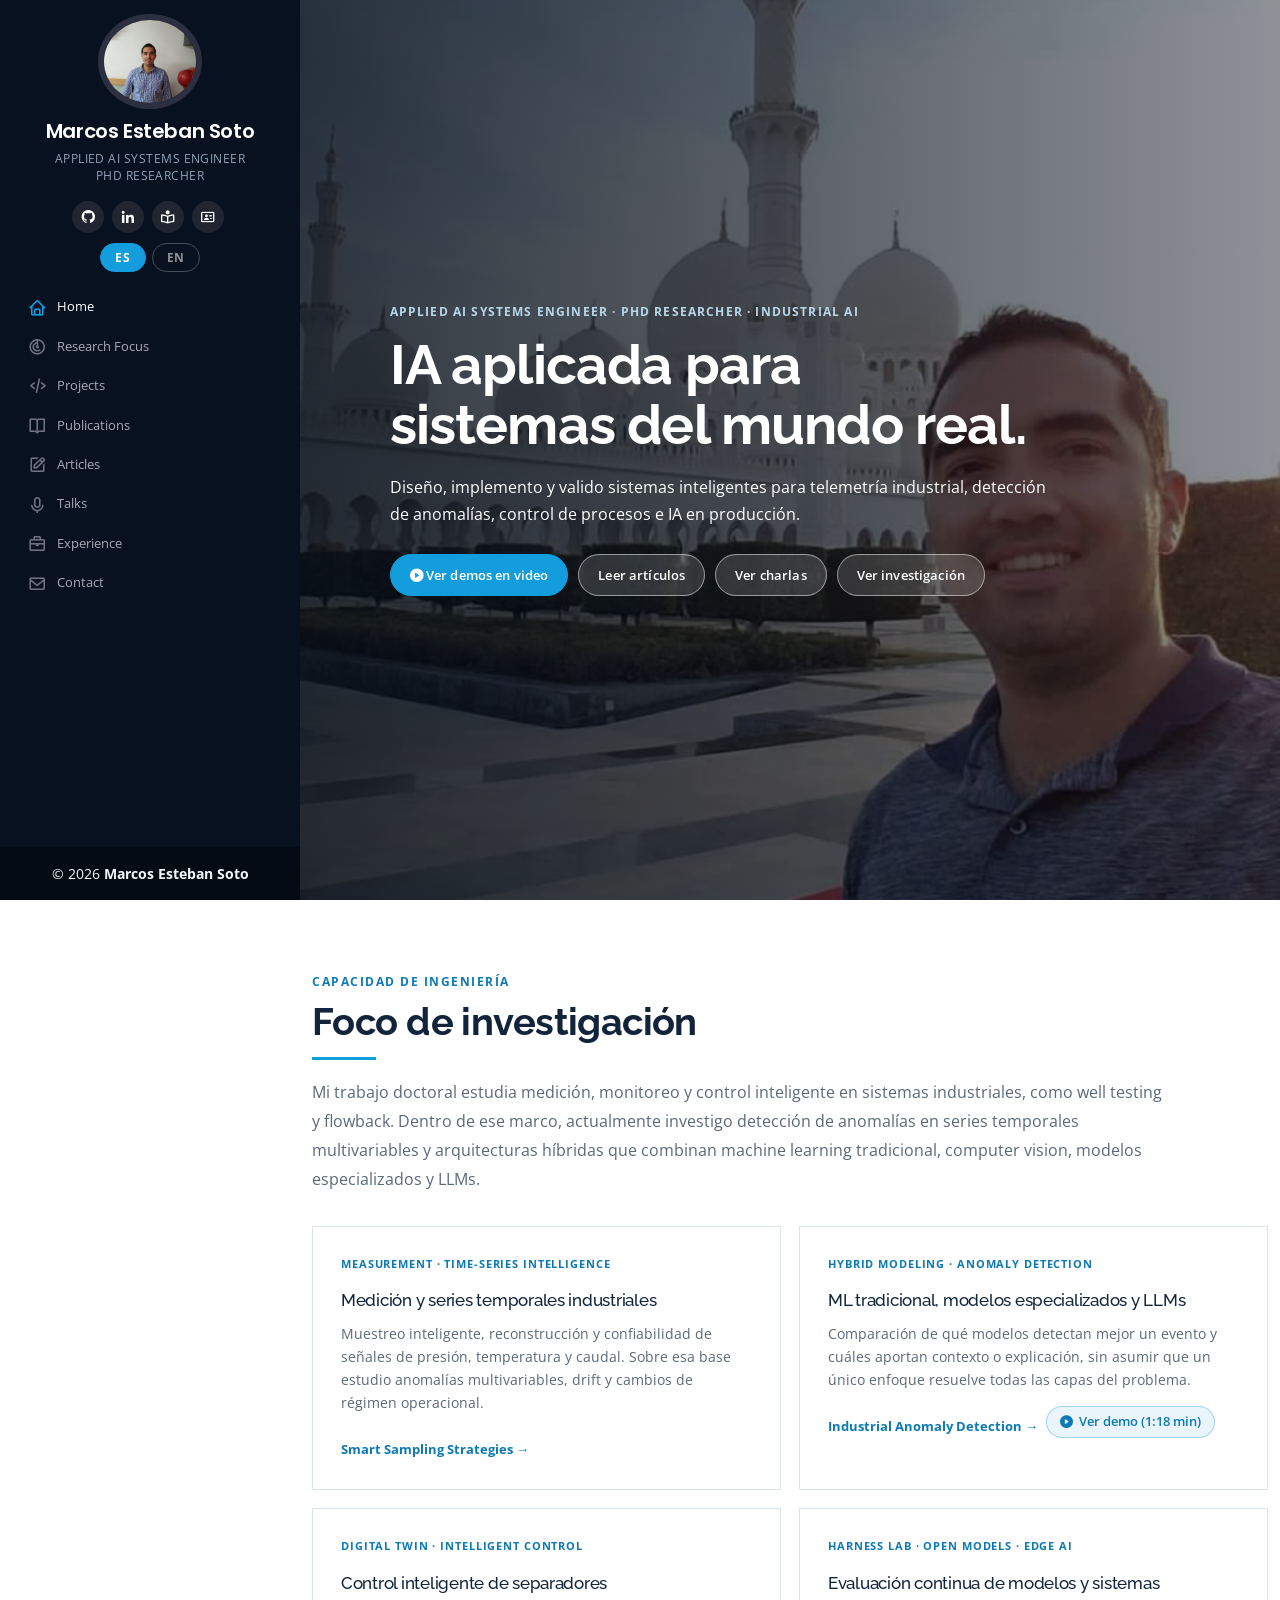
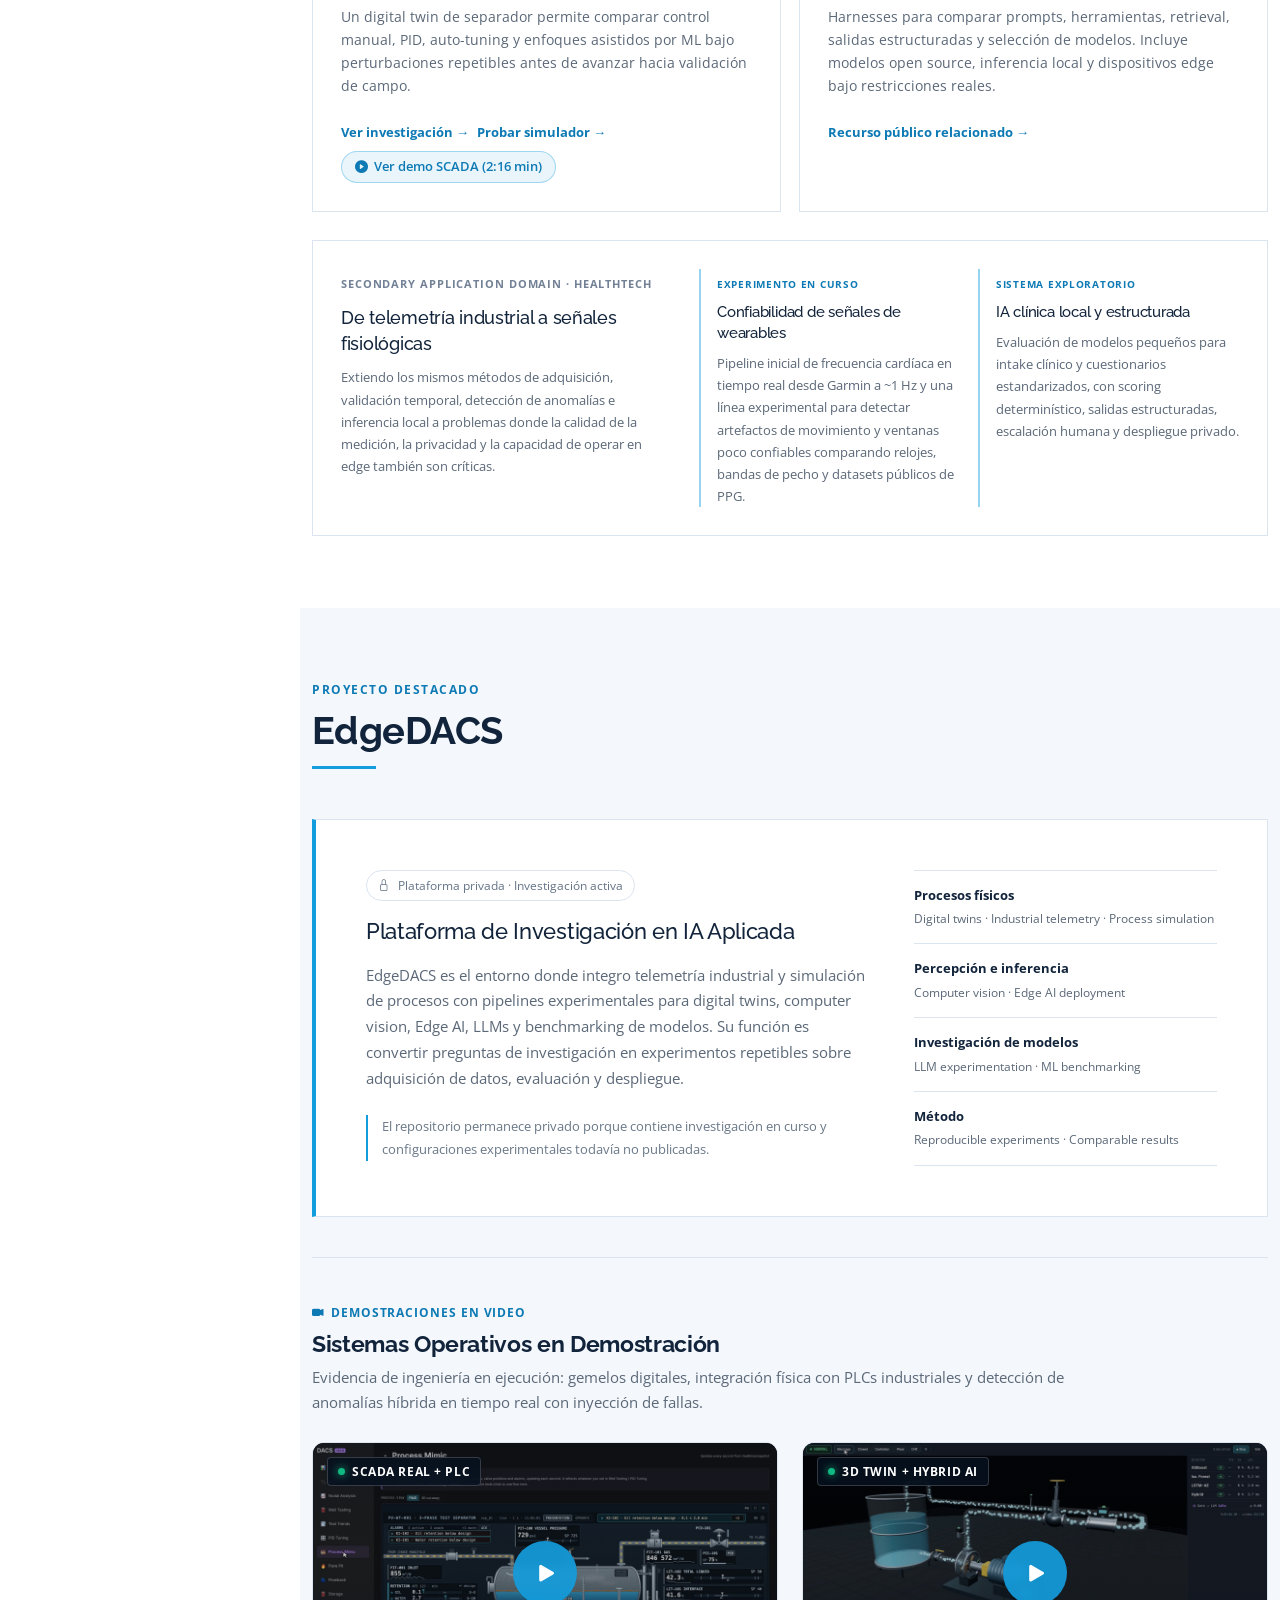
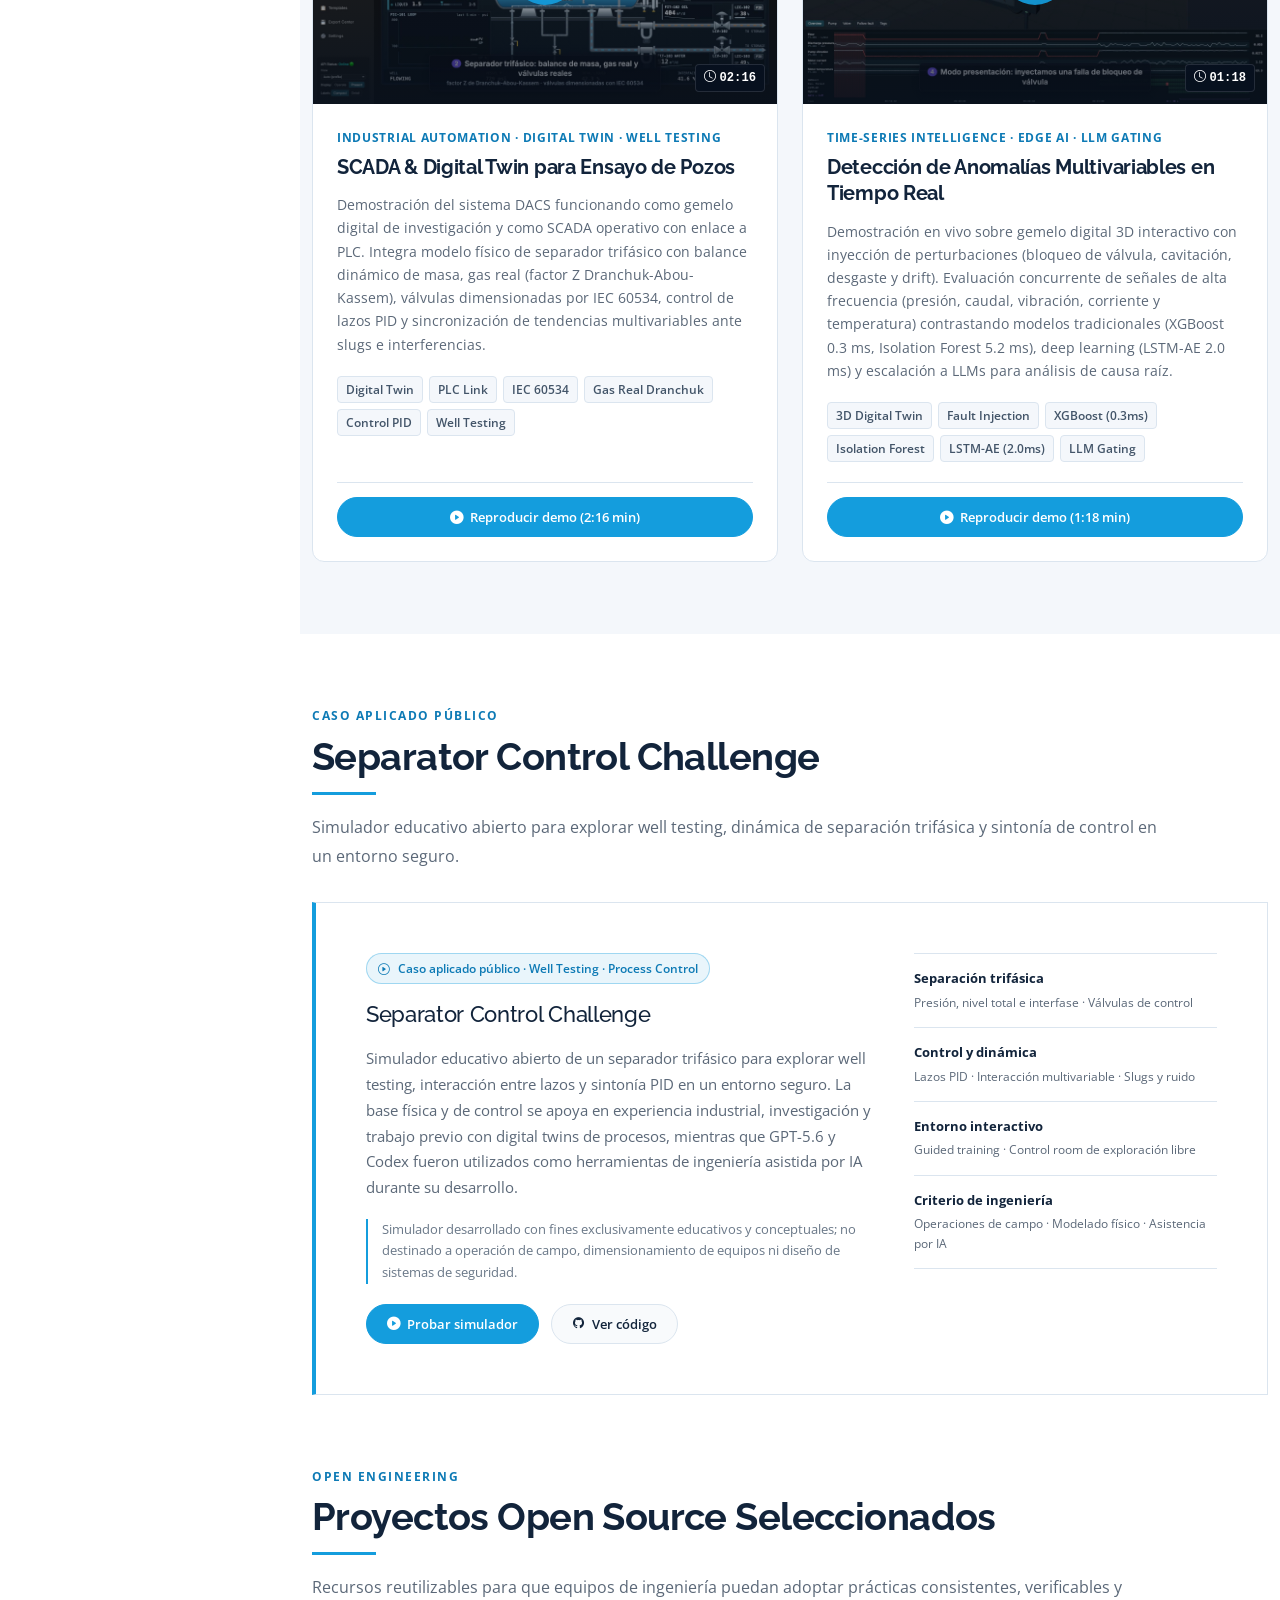
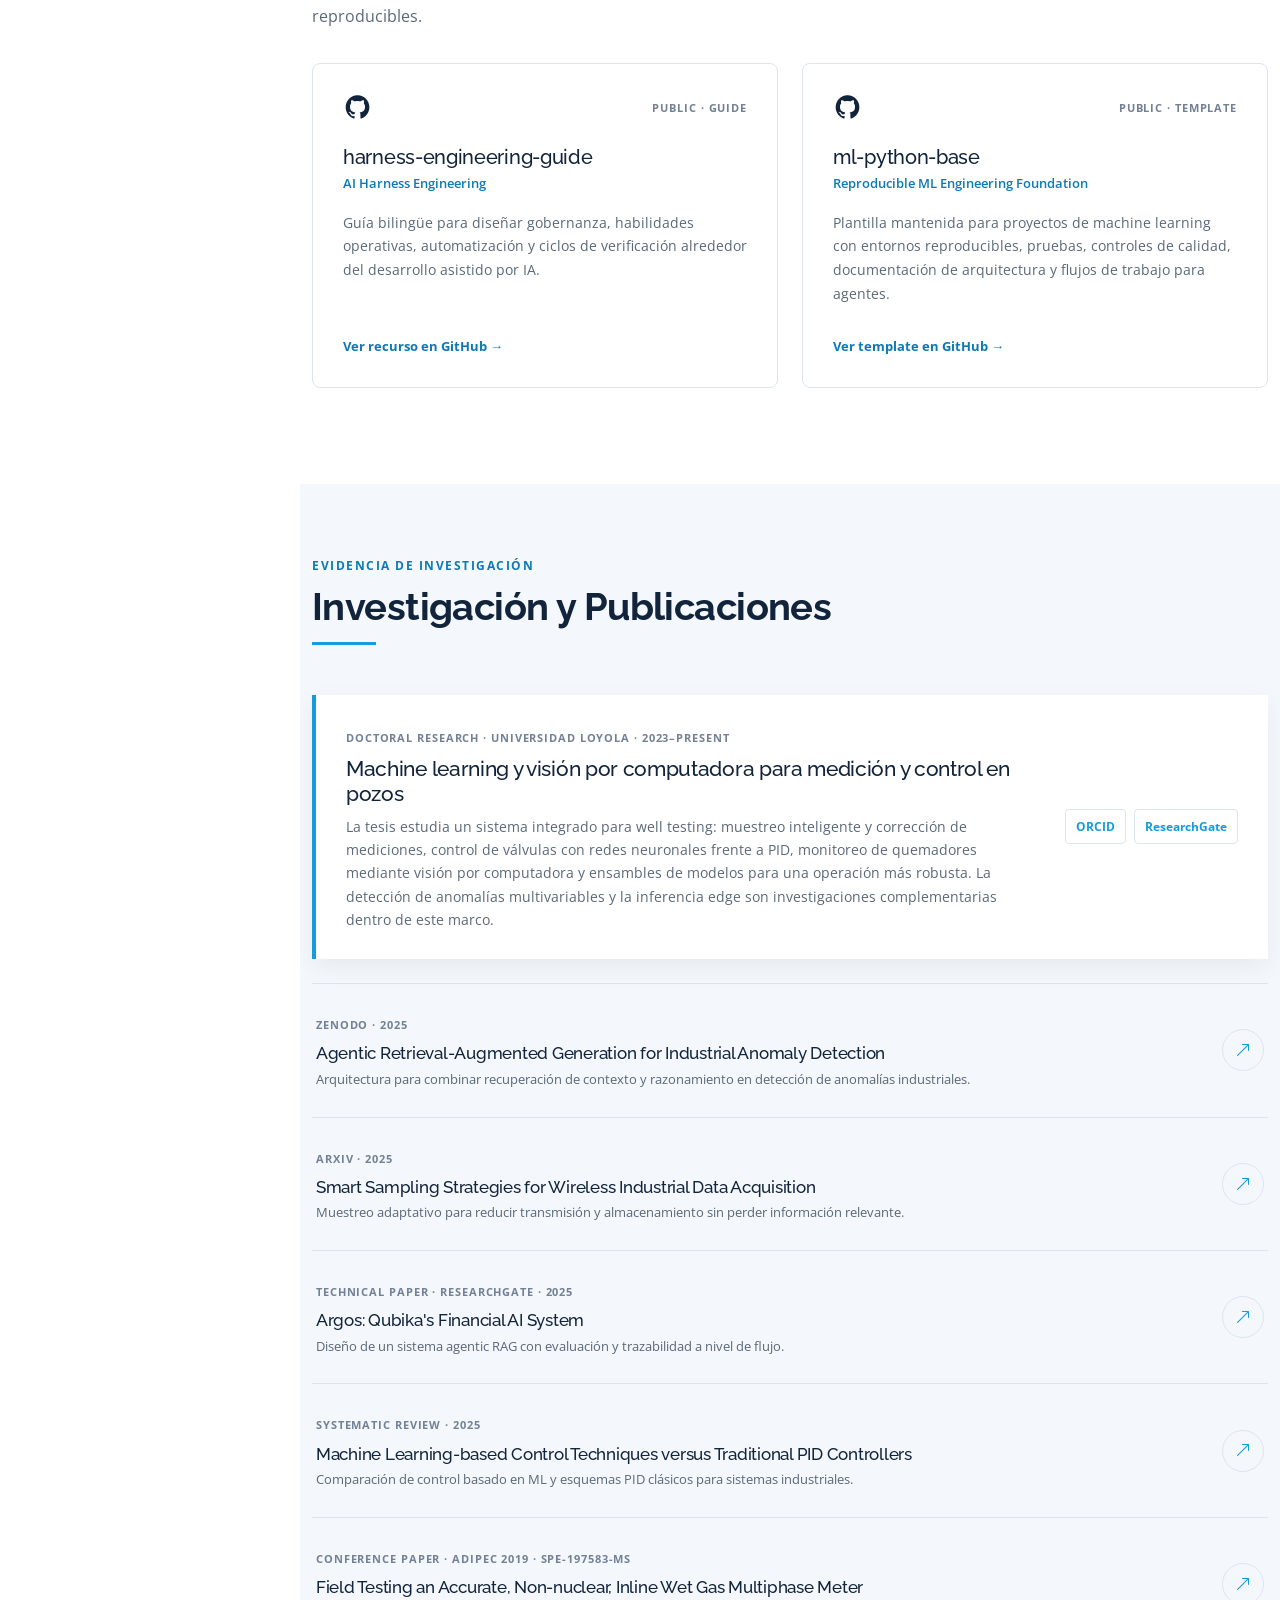
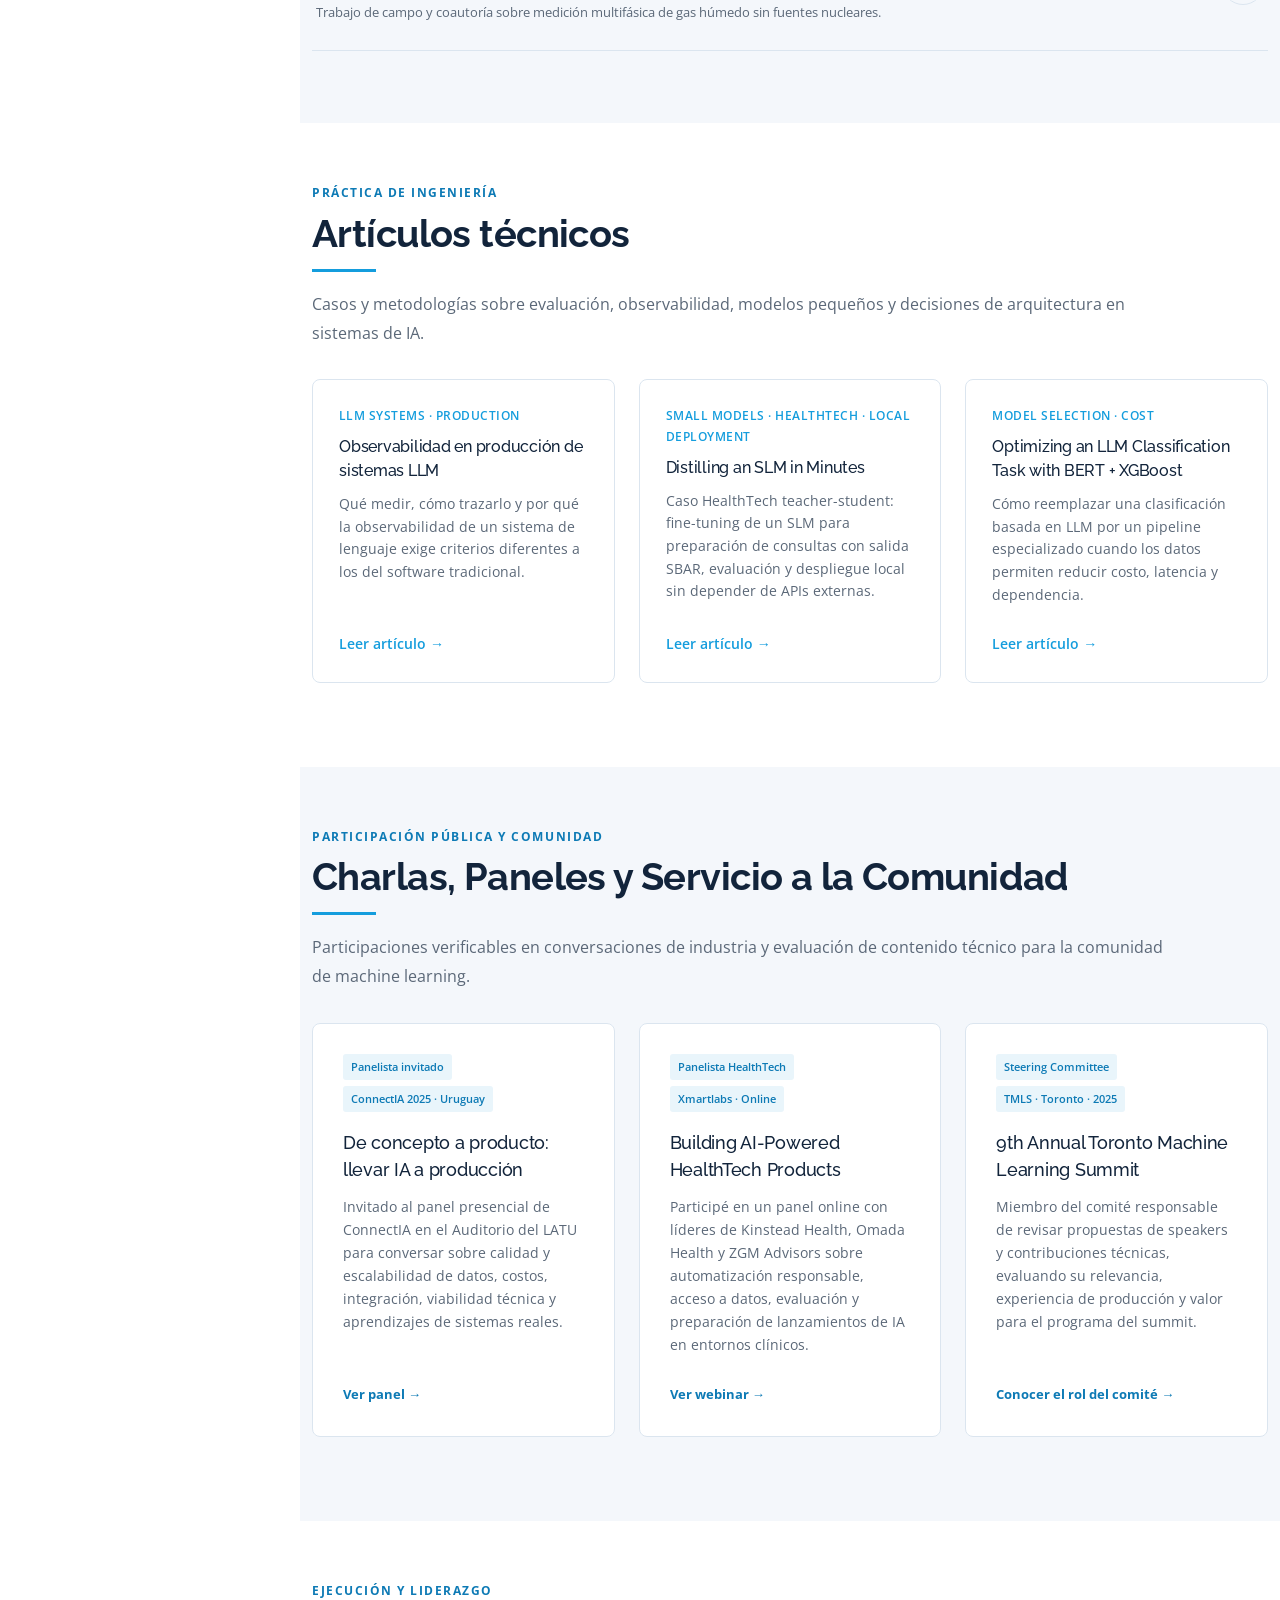
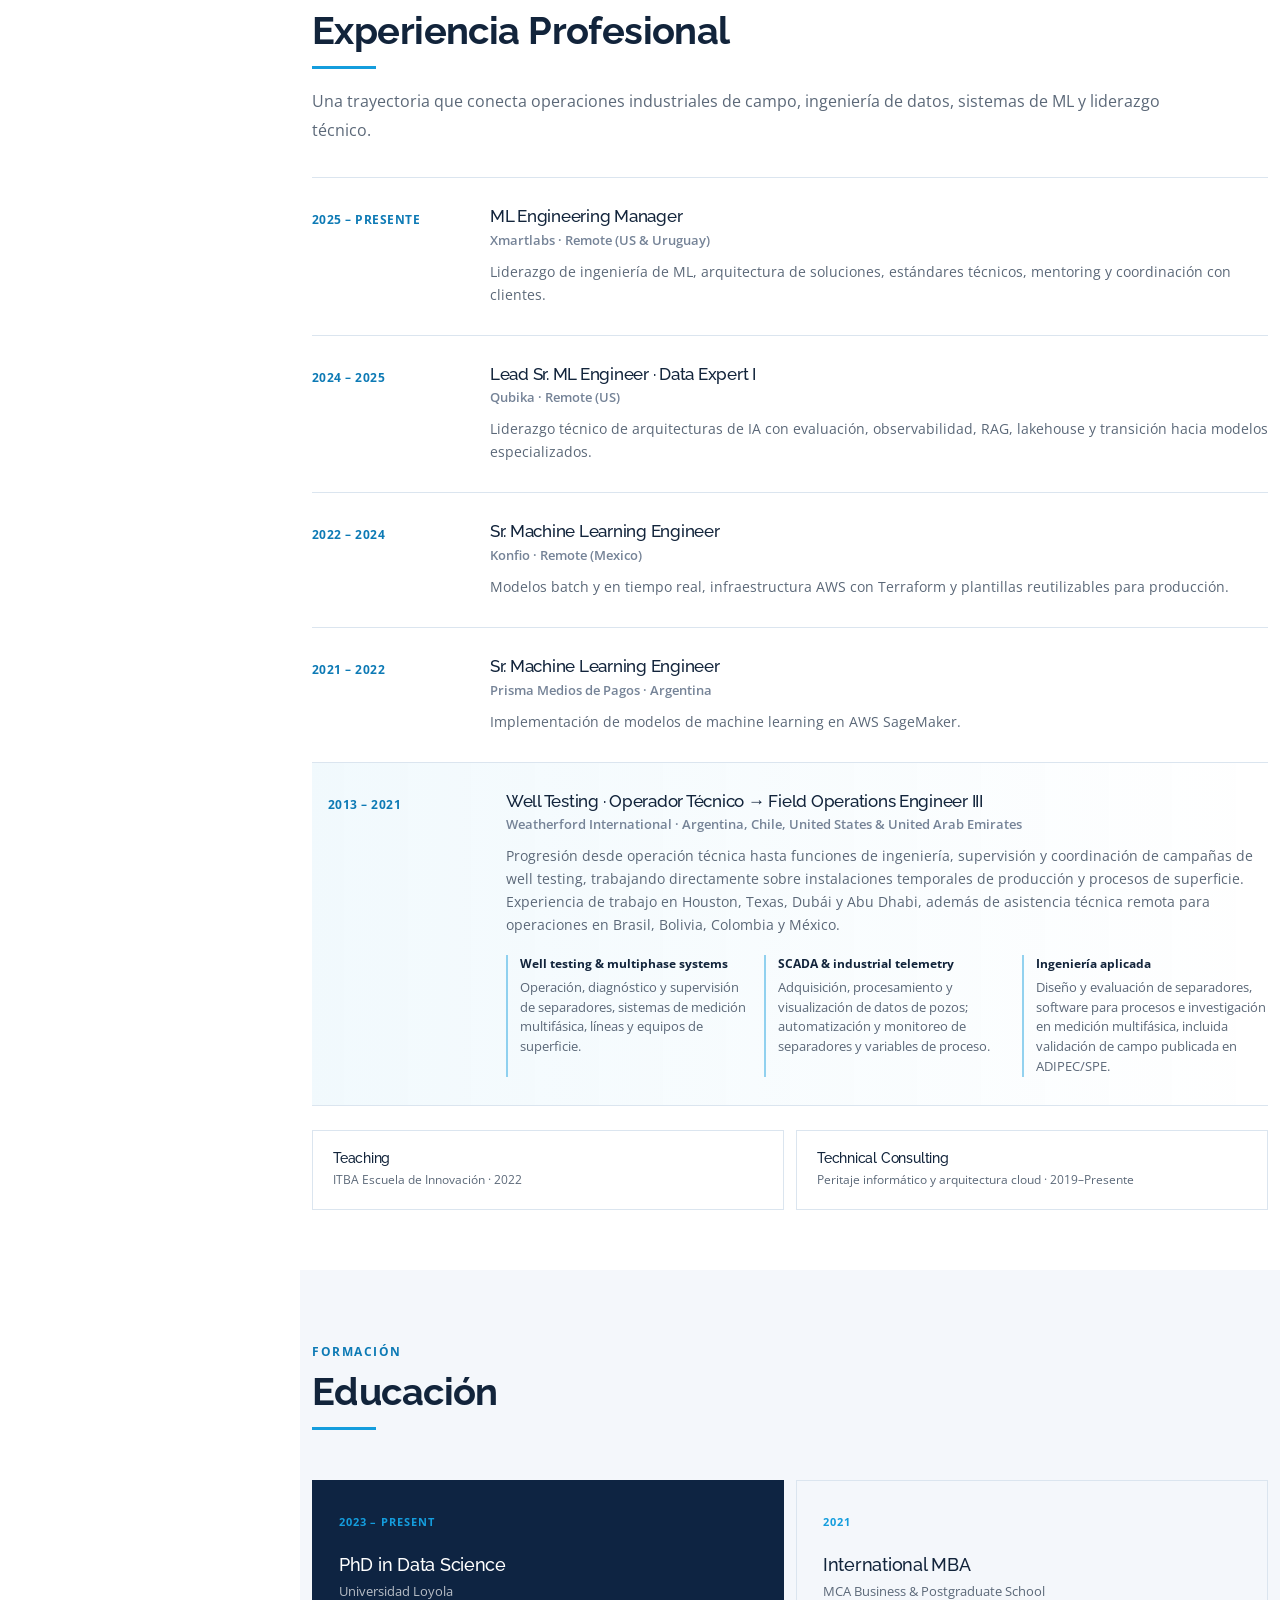
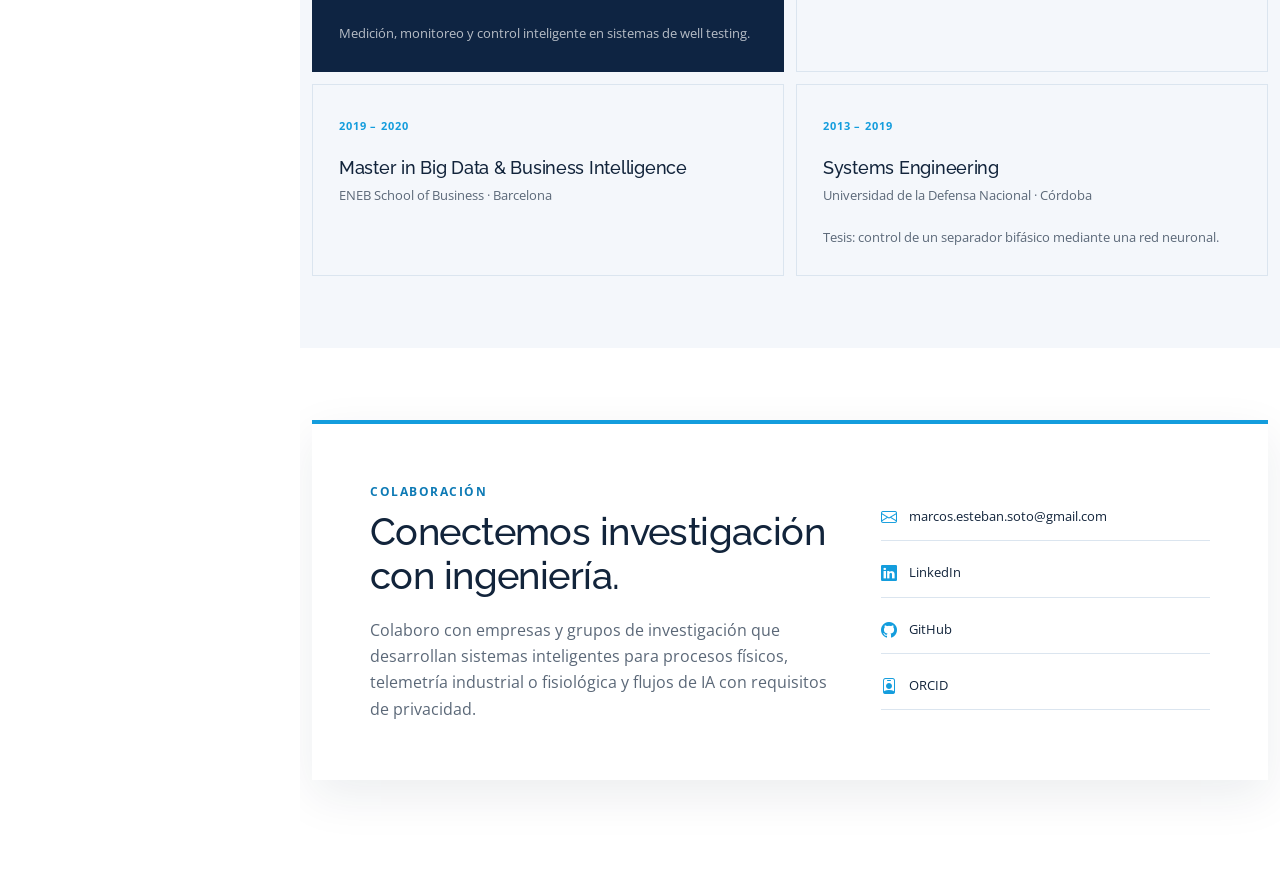
<file: index.html>
<!DOCTYPE html>
<html lang="es">

<head>
  <meta charset="utf-8">
  <meta content="width=device-width, initial-scale=1.0" name="viewport">

  <title>Marcos Soto | Applied AI Systems Engineer &amp; PhD Researcher</title>
  <meta name="description"
    content="Applied AI systems engineering for industrial and cyber-physical environments: Industrial AI, computer vision, edge AI, digital twins, telemetry and machine learning systems.">
  <meta name="keywords"
    content="Applied AI Systems Engineer, PhD Researcher, Industrial AI, Computer Vision, Edge AI, Digital Twins, Separator Control Challenge, Well Testing, Process Control, PID Control, Industrial IoT, Time-Series AI, Cyber-Physical Systems">
  <link rel="canonical" href="https://marcosdh1987.github.io/cv/">

  <meta property="og:title" content="Marcos Soto | Applied AI Systems Engineer">
  <meta property="og:description"
    content="Intelligent systems that connect artificial intelligence with real-world physical processes.">
  <meta property="og:type" content="website">
  <meta property="og:url" content="https://marcosdh1987.github.io/cv/">
  <meta property="og:image" content="https://marcosdh1987.github.io/cv/assets/img/profile-img.jpg">

  <link href="assets/img/favicon.png" rel="icon">
  <link href="assets/img/apple-touch-icon.png" rel="apple-touch-icon">

  <script>
    (function () {
      try {
        var l = localStorage.getItem('site-lang');
        document.documentElement.lang = (l === 'en' || l === 'es') ? l : 'es';
      } catch (e) { }
    })();
  </script>

  <link
    href="https://fonts.googleapis.com/css?family=Open+Sans:400,400i,600,700|Raleway:500,600,700|Poppins:500,600,700"
    rel="stylesheet">
  <link href="assets/vendor/aos/aos.css" rel="stylesheet">
  <link href="assets/vendor/bootstrap/css/bootstrap.min.css" rel="stylesheet">
  <link href="assets/vendor/bootstrap-icons/bootstrap-icons.css" rel="stylesheet">
  <link href="assets/vendor/boxicons/css/boxicons.min.css" rel="stylesheet">
  <link href="assets/css/style.css" rel="stylesheet">

  <script type="application/ld+json">
  {
    "@context": "https://schema.org",
    "@type": "ProfilePage",
    "mainEntity": {
      "@type": "Person",
      "name": "Marcos Esteban Soto",
      "alternateName": "Marcos Soto",
      "jobTitle": "Applied AI Systems Engineer and PhD Researcher",
      "description": "Applied AI systems engineer focused on intelligent systems for industrial and cyber-physical environments.",
      "email": "marcos.esteban.soto@gmail.com",
      "sameAs": [
        "https://github.com/marcosdh1987",
        "https://www.linkedin.com/in/marcosesoto/",
        "https://www.researchgate.net/profile/Marcos-Soto-3",
        "https://orcid.org/0009-0000-5787-5965"
      ]
    }
  }
  </script>
</head>

<body>
  <i class="bi bi-list mobile-nav-toggle d-xl-none" aria-label="Open navigation"></i>

  <header id="header">
    <div class="d-flex flex-column">
      <div class="profile">
        <img src="assets/img/profile-img.jpg" alt="Marcos Soto" class="img-fluid rounded-circle">
        <h1 class="text-light"><a href="#hero" class="scrollto">Marcos Esteban Soto</a></h1>
        <p class="profile-role text-center">Applied AI Systems Engineer<br>PhD Researcher</p>
        <div class="social-links mt-3 text-center">
          <a href="https://github.com/marcosdh1987" class="github" title="GitHub" target="_blank" rel="noopener"><i
              class="bx bxl-github"></i></a>
          <a href="https://www.linkedin.com/in/marcosesoto/" class="linkedin" title="LinkedIn" target="_blank"
            rel="noopener"><i class="bx bxl-linkedin"></i></a>
          <a href="https://www.researchgate.net/profile/Marcos-Soto-3" class="researchgate" title="ResearchGate"
            target="_blank" rel="noopener"><i class="bx bx-book-reader"></i></a>
          <a href="https://orcid.org/0009-0000-5787-5965" class="orcid" title="ORCID" target="_blank"
            rel="noopener"><i class="bx bx-id-card"></i></a>
        </div>
        <div class="lang-switcher" aria-label="Language selector">
          <button type="button" class="lang-btn" data-lang="es">ES</button>
          <button type="button" class="lang-btn" data-lang="en">EN</button>
        </div>
      </div>

      <nav id="navbar" class="nav-menu navbar">
        <ul>
          <li><a href="#hero" class="nav-link scrollto active"><i class="bx bx-home"></i><span>Home</span></a></li>
          <li><a href="#research-focus" class="nav-link scrollto"><i class="bx bx-radar"></i><span>Research Focus</span></a></li>
          <li><a href="#edgedacs" class="nav-link scrollto"><i class="bx bx-code-alt"></i><span>Projects</span></a></li>
          <li><a href="#publications" class="nav-link scrollto"><i class="bx bx-book-open"></i><span>Publications</span></a></li>
          <li><a href="#writing" class="nav-link scrollto"><i class="bx bx-edit"></i><span>Articles</span></a></li>
          <li><a href="#talks" class="nav-link scrollto"><i class="bx bx-microphone"></i><span>Talks</span></a></li>
          <li><a href="#experience" class="nav-link scrollto"><i class="bx bx-briefcase"></i><span>Experience</span></a></li>
          <li><a href="#contact" class="nav-link scrollto"><i class="bx bx-envelope"></i><span>Contact</span></a></li>
        </ul>
      </nav>
    </div>
  </header>

  <section id="hero" class="d-flex flex-column justify-content-center align-items-start">
    <div class="hero-container">
      <p class="hero-eyebrow">Applied AI Systems Engineer · PhD Researcher · Industrial AI</p>
      <h1>
        <span class="lang-es">IA aplicada para sistemas del mundo real.</span>
        <span class="lang-en">Applied AI for real-world systems.</span>
      </h1>
      <p class="hero-summary">
        <span class="lang-es">Diseño, implemento y valido sistemas inteligentes para telemetría industrial,
          detección de anomalías, control de procesos e IA en producción.</span>
        <span class="lang-en">I design, build, and validate intelligent systems for industrial telemetry,
          anomaly detection, process control, and production AI.</span>
      </p>
      <div class="hero-cta">
        <a href="#edgedacs-demos" class="btn-hero btn-hero-primary scrollto"><i class="bi bi-play-circle-fill"></i> <span class="lang-es">Ver demos en video</span><span class="lang-en">Watch demo videos</span></a>
        <a href="#writing" class="btn-hero scrollto"><span class="lang-es">Leer artículos</span><span
            class="lang-en">Read articles</span></a>
        <a href="#talks" class="btn-hero scrollto"><span class="lang-es">Ver charlas</span><span
            class="lang-en">View talks</span></a>
        <a href="#publications" class="btn-hero scrollto"><span class="lang-es">Ver investigación</span><span
            class="lang-en">View research</span></a>
      </div>
    </div>
  </section>

  <main id="main">
    <section id="research-focus" class="research-focus">
      <div class="container">
        <div class="section-title">
          <div class="section-kicker"><span class="lang-es">Capacidad de ingeniería</span><span class="lang-en">Engineering capability</span></div>
          <h2><span class="lang-es">Foco de investigación</span><span class="lang-en">Research Focus</span></h2>
          <p class="section-lead">
            <span class="lang-es">Mi trabajo doctoral estudia medición, monitoreo y control inteligente en sistemas
              industriales, como well testing y flowback. Dentro de ese marco, actualmente investigo detección de
              anomalías en series temporales multivariables y arquitecturas híbridas que combinan machine learning
              tradicional, computer vision, modelos especializados y LLMs.</span>
            <span class="lang-en">My doctoral work studies intelligent measurement, monitoring, and control in
              industrial systems such as well testing and flowback. Within that broader program, I currently research
              anomaly detection in multivariate time series and hybrid architectures combining traditional machine
              learning, computer vision, specialized models, and LLMs.</span>
          </p>
        </div>
        <div class="research-proof-grid">
          <article class="research-proof" data-aos="fade-up">
            <div class="research-proof-meta">Measurement · Time-Series Intelligence</div>
            <h3><span class="lang-es">Medición y series temporales industriales</span><span class="lang-en">Industrial measurement and time series</span></h3>
            <p><span class="lang-es">Muestreo inteligente, reconstrucción y confiabilidad de señales de presión,
                temperatura y caudal. Sobre esa base estudio anomalías multivariables, drift y cambios de régimen
                operacional.</span><span class="lang-en">Intelligent sampling, reconstruction, and reliability of
                pressure, temperature, and flow signals—providing the foundation for studying multivariate anomalies,
                drift, and operational regime changes.</span></p>
            <a href="https://doi.org/10.48550/arXiv.2502.17454" target="_blank" rel="noopener" class="btn-inline">Smart Sampling Strategies &rarr;</a>
          </article>
          <article class="research-proof" data-aos="fade-up" data-aos-delay="100">
            <div class="research-proof-meta">Hybrid Modeling · Anomaly Detection</div>
            <h3><span class="lang-es">ML tradicional, modelos especializados y LLMs</span><span class="lang-en">Traditional ML, specialized models, and LLMs</span></h3>
            <p><span class="lang-es">Comparación de qué modelos detectan mejor un evento y cuáles aportan contexto o
                explicación, sin asumir que un único enfoque resuelve todas las capas del problema.</span><span
                class="lang-en">Comparing which models best detect an event and which add context or explanation,
                without assuming that one approach solves every layer of the problem.</span></p>
            <div class="d-flex flex-wrap gap-2 align-items-center">
              <a href="https://doi.org/10.5281/zenodo.15121938" target="_blank" rel="noopener" class="btn-inline">Industrial Anomaly Detection &rarr;</a>
              <a href="#demo-anomalias" class="btn-demo-pill" data-video="anomalias"><i class="bi bi-play-circle-fill"></i> <span class="lang-es">Ver demo (1:18 min)</span><span class="lang-en">Watch demo (1:18 min)</span></a>
            </div>
          </article>
          <article class="research-proof" data-aos="fade-up">
            <div class="research-proof-meta">Digital Twin · Intelligent Control</div>
            <h3><span class="lang-es">Control inteligente de separadores</span><span class="lang-en">Intelligent separator control</span></h3>
            <p><span class="lang-es">Un digital twin de separador permite comparar control manual, PID, auto-tuning y
                enfoques asistidos por ML bajo perturbaciones repetibles antes de avanzar hacia validación de
                campo.</span><span class="lang-en">A separator digital twin supports comparison of manual control, PID,
                auto-tuning, and ML-assisted approaches under repeatable disturbances before moving toward field
                validation.</span></p>
            <div class="d-flex flex-wrap gap-2 align-items-center">
              <a href="https://www.researchgate.net/profile/Marcos-Soto-3" target="_blank" rel="noopener" class="btn-inline"><span class="lang-es">Ver investigación</span><span class="lang-en">View research</span> &rarr;</a>
              <a href="#separator-challenge" class="btn-inline scrollto"><span class="lang-es">Probar simulador</span><span class="lang-en">Try simulator</span> &rarr;</a>
              <a href="#demo-scada" class="btn-demo-pill" data-video="scada"><i class="bi bi-play-circle-fill"></i> <span class="lang-es">Ver demo SCADA (2:16 min)</span><span class="lang-en">Watch SCADA demo (2:16 min)</span></a>
            </div>
          </article>
          <article class="research-proof" data-aos="fade-up" data-aos-delay="100">
            <div class="research-proof-meta">Harness Lab · Open Models · Edge AI</div>
            <h3><span class="lang-es">Evaluación continua de modelos y sistemas</span><span class="lang-en">Continuous evaluation of models and systems</span></h3>
            <p><span class="lang-es">Harnesses para comparar prompts, herramientas, retrieval, salidas estructuradas
                y selección de modelos. Incluye modelos open source, inferencia local y dispositivos edge bajo
                restricciones reales.</span><span class="lang-en">Harnesses for comparing prompts, tools, retrieval,
                structured outputs, and model selection—including open-source models, local inference, and edge
                devices under real constraints.</span></p>
            <a href="https://github.com/marcosdh1987/harness-engineering-guide" target="_blank" rel="noopener" class="btn-inline"><span class="lang-es">Recurso público relacionado</span><span class="lang-en">Related public resource</span> &rarr;</a>
          </article>
        </div>
        <div class="healthtech-extension" data-aos="fade-up">
          <div class="healthtech-extension-intro">
            <span class="research-type">Secondary Application Domain · HealthTech</span>
            <h3><span class="lang-es">De telemetría industrial a señales fisiológicas</span><span class="lang-en">From industrial telemetry to physiological signals</span></h3>
            <p><span class="lang-es">Extiendo los mismos métodos de adquisición, validación temporal, detección de
                anomalías e inferencia local a problemas donde la calidad de la medición, la privacidad y la capacidad
                de operar en edge también son críticas.</span><span class="lang-en">I extend the same methods for data
                acquisition, temporal validation, anomaly detection, and local inference to problems where measurement
                quality, privacy, and edge operation are equally critical.</span></p>
          </div>
          <div class="healthtech-research-lines">
            <article>
              <span class="research-status"><span class="lang-es">Experimento en curso</span><span class="lang-en">Experiment in progress</span></span>
              <h4><span class="lang-es">Confiabilidad de señales de wearables</span><span class="lang-en">Wearable signal reliability</span></h4>
              <p><span class="lang-es">Pipeline inicial de frecuencia cardíaca en tiempo real desde Garmin a ~1 Hz y
                  una línea experimental para detectar artefactos de movimiento y ventanas poco confiables comparando
                  relojes, bandas de pecho y datasets públicos de PPG.</span><span class="lang-en">An initial real-time
                  Garmin heart-rate pipeline at approximately 1 Hz, with ongoing experiments to detect motion artifacts
                  and unreliable windows by comparing watches, chest straps, and public PPG datasets.</span></p>
            </article>
            <article>
              <span class="research-status"><span class="lang-es">Sistema exploratorio</span><span class="lang-en">Exploratory system</span></span>
              <h4><span class="lang-es">IA clínica local y estructurada</span><span class="lang-en">Local, structured clinical AI</span></h4>
              <p><span class="lang-es">Evaluación de modelos pequeños para intake clínico y cuestionarios
                  estandarizados, con scoring determinístico, salidas estructuradas, escalación humana y despliegue
                  privado.</span><span class="lang-en">Evaluation of small models for clinical intake and standardized
                  questionnaires, with deterministic scoring, structured outputs, human escalation, and private
                  deployment.</span></p>
            </article>
          </div>
        </div>
      </div>
    </section>

    <section id="edgedacs" class="edgedacs section-bg">
      <div class="container">
        <div class="section-title">
          <div class="section-kicker"><span class="lang-es">Proyecto destacado</span><span class="lang-en">Featured project</span></div>
          <h2>EdgeDACS</h2>
        </div>
        <article class="project-feature" data-aos="fade-up">
          <div class="project-feature-copy">
            <div class="platform-status"><i class="bi bi-lock"></i><span class="lang-es">Plataforma privada · Investigación activa</span><span class="lang-en">Private platform · Active research</span></div>
            <h3><span class="lang-es">Plataforma de Investigación en IA Aplicada</span><span class="lang-en">Applied AI Research Platform</span></h3>
            <p><span class="lang-es">EdgeDACS es el entorno donde integro telemetría industrial y simulación de
                procesos con pipelines experimentales para digital twins, computer vision, Edge AI, LLMs y
                benchmarking de modelos. Su función es convertir preguntas de investigación en experimentos
                repetibles sobre adquisición de datos, evaluación y despliegue.</span><span class="lang-en">EdgeDACS
                is the environment where I integrate industrial telemetry and process simulation with experimental
                pipelines for digital twins, computer vision, Edge AI, LLMs, and model benchmarking. Its role is to
                turn research questions into repeatable experiments across data acquisition, evaluation, and
                deployment.</span></p>
            <p class="privacy-note"><span class="lang-es">El repositorio permanece privado porque contiene
                investigación en curso y configuraciones experimentales todavía no publicadas.</span><span
                class="lang-en">The repository remains private because it contains active research and unpublished
                experimental configurations.</span></p>
          </div>
          <ul class="project-scope-list">
            <li><strong><span class="lang-es">Procesos físicos</span><span class="lang-en">Physical processes</span></strong><span>Digital twins · Industrial telemetry · Process simulation</span></li>
            <li><strong><span class="lang-es">Percepción e inferencia</span><span class="lang-en">Perception and inference</span></strong><span>Computer vision · Edge AI deployment</span></li>
            <li><strong><span class="lang-es">Investigación de modelos</span><span class="lang-en">Model research</span></strong><span>LLM experimentation · ML benchmarking</span></li>
            <li><strong><span class="lang-es">Método</span><span class="lang-en">Method</span></strong><span>Reproducible experiments · Comparable results</span></li>
          </ul>
        </article>

        <div id="edgedacs-demos" class="edgedacs-demos-container" data-aos="fade-up" data-aos-delay="100">
          <div class="demos-heading">
            <div class="demos-kicker"><i class="bi bi-camera-video-fill"></i><span class="lang-es">Demostraciones en video</span><span class="lang-en">Video demonstrations</span></div>
            <h3 class="demos-title"><span class="lang-es">Sistemas Operativos en Demostración</span><span class="lang-en">Operational Systems in Action</span></h3>
            <p class="demos-subtitle">
              <span class="lang-es">Evidencia de ingeniería en ejecución: gemelos digitales, integración física con PLCs industriales y detección de anomalías híbrida en tiempo real con inyección de fallas.</span>
              <span class="lang-en">Practical engineering evidence: digital twins, physical industrial PLC integration, and real-time hybrid anomaly detection with live fault injection.</span>
            </p>
          </div>

          <div class="row g-4">
            <!-- Video 1: SCADA & Digital Twin -->
            <div class="col-lg-6" id="demo-scada">
              <article class="video-showcase-card">
                <div class="video-thumb-container" data-video="scada" role="button" tabindex="0" aria-label="Reproducir video SCADA y Digital Twin">
                  <img src="assets/img/demos/thumb-scada-control.jpg" alt="Demo SCADA y Digital Twin" class="video-thumb-img" loading="lazy">
                  <div class="video-badge-top-left">
                    <span class="badge-dot"></span>
                    <span class="lang-es">SCADA Real + PLC</span><span class="lang-en">Real SCADA + PLC</span>
                  </div>
                  <div class="video-badge-bottom-right">
                    <i class="bi bi-clock me-1"></i>02:16
                  </div>
                  <div class="video-thumb-overlay">
                    <div class="video-play-btn" aria-hidden="true">
                      <i class="bi bi-play-fill"></i>
                    </div>
                  </div>
                </div>

                <div class="video-showcase-body">
                  <div class="video-showcase-tags">Industrial Automation · Digital Twin · Well Testing</div>
                  <h4 class="video-showcase-title">
                    <span class="lang-es">SCADA &amp; Digital Twin para Ensayo de Pozos</span>
                    <span class="lang-en">SCADA &amp; Digital Twin for Well Testing</span>
                  </h4>
                  <p class="video-showcase-desc">
                    <span class="lang-es">Demostración del sistema DACS funcionando como gemelo digital de investigación y como SCADA operativo con enlace a PLC. Integra modelo físico de separador trifásico con balance dinámico de masa, gas real (factor Z Dranchuk-Abou-Kassem), válvulas dimensionadas por IEC 60534, control de lazos PID y sincronización de tendencias multivariables ante slugs e interferencias.</span>
                    <span class="lang-en">Demonstration of the DACS system operating as a research digital twin and an industrial SCADA linked to PLCs. Features a 3-phase test separator with dynamic mass balance, Dranchuk-Abou-Kassem real gas, IEC 60534 control valves, PID loop regulation, and multi-trend synchronization under slugging conditions.</span>
                  </p>
                  <div class="video-tech-pills">
                    <span class="video-tech-pill">Digital Twin</span>
                    <span class="video-tech-pill">PLC Link</span>
                    <span class="video-tech-pill">IEC 60534</span>
                    <span class="video-tech-pill">Gas Real Dranchuk</span>
                    <span class="video-tech-pill">Control PID</span>
                    <span class="video-tech-pill">Well Testing</span>
                  </div>
                  <div class="video-showcase-footer">
                    <button type="button" class="btn-project btn-project-primary" data-video="scada">
                      <i class="bi bi-play-circle-fill"></i>
                      <span class="lang-es">Reproducir demo (2:16 min)</span>
                      <span class="lang-en">Play demo (2:16 min)</span>
                    </button>
                  </div>
                </div>
              </article>
            </div>

            <!-- Video 2: Anomaly Detection -->
            <div class="col-lg-6" id="demo-anomalias">
              <article class="video-showcase-card">
                <div class="video-thumb-container" data-video="anomalias" role="button" tabindex="0" aria-label="Reproducir video Detección de Anomalías">
                  <img src="assets/img/demos/thumb-anomalias.jpg" alt="Demo Detección de Anomalías" class="video-thumb-img" loading="lazy">
                  <div class="video-badge-top-left">
                    <span class="badge-dot"></span>
                    <span class="lang-es">3D Twin + Hybrid AI</span><span class="lang-en">3D Twin + Hybrid AI</span>
                  </div>
                  <div class="video-badge-bottom-right">
                    <i class="bi bi-clock me-1"></i>01:18
                  </div>
                  <div class="video-thumb-overlay">
                    <div class="video-play-btn" aria-hidden="true">
                      <i class="bi bi-play-fill"></i>
                    </div>
                  </div>
                </div>

                <div class="video-showcase-body">
                  <div class="video-showcase-tags">Time-Series Intelligence · Edge AI · LLM Gating</div>
                  <h4 class="video-showcase-title">
                    <span class="lang-es">Detección de Anomalías Multivariables en Tiempo Real</span>
                    <span class="lang-en">Real-Time Multivariate Anomaly Detection</span>
                  </h4>
                  <p class="video-showcase-desc">
                    <span class="lang-es">Demostración en vivo sobre gemelo digital 3D interactivo con inyección de perturbaciones (bloqueo de válvula, cavitación, desgaste y drift). Evaluación concurrente de señales de alta frecuencia (presión, caudal, vibración, corriente y temperatura) contrastando modelos tradicionales (XGBoost 0.3 ms, Isolation Forest 5.2 ms), deep learning (LSTM-AE 2.0 ms) y escalación a LLMs para análisis de causa raíz.</span>
                    <span class="lang-en">Live demonstration on an interactive 3D digital twin with fault injection (valve blockage, cavitation, wear, drift). High-frequency telemetry evaluation (pressure, flow, vibration, current, temperature) benchmarking XGBoost (0.3 ms), Isolation Forest (5.2 ms), LSTM AutoEncoder (2.0 ms), and LLM gating for root-cause reasoning.</span>
                  </p>
                  <div class="video-tech-pills">
                    <span class="video-tech-pill">3D Digital Twin</span>
                    <span class="video-tech-pill">Fault Injection</span>
                    <span class="video-tech-pill">XGBoost (0.3ms)</span>
                    <span class="video-tech-pill">Isolation Forest</span>
                    <span class="video-tech-pill">LSTM-AE (2.0ms)</span>
                    <span class="video-tech-pill">LLM Gating</span>
                  </div>
                  <div class="video-showcase-footer">
                    <button type="button" class="btn-project btn-project-primary" data-video="anomalias">
                      <i class="bi bi-play-circle-fill"></i>
                      <span class="lang-es">Reproducir demo (1:18 min)</span>
                      <span class="lang-en">Play demo (1:18 min)</span>
                    </button>
                  </div>
                </div>
              </article>
            </div>
          </div>
        </div>
      </div>
    </section>

    <section id="separator-challenge" class="separator-challenge">
      <div class="container">
        <div class="section-title">
          <div class="section-kicker"><span class="lang-es">Caso aplicado público</span><span class="lang-en">Public applied project</span></div>
          <h2>Separator Control Challenge</h2>
          <p class="section-lead">
            <span class="lang-es">Simulador educativo abierto para explorar well testing, dinámica de separación trifásica y sintonía de control en un entorno seguro.</span>
            <span class="lang-en">An open educational simulator for exploring well testing, three-phase separation dynamics, and process control tuning in a safe environment.</span>
          </p>
        </div>
        <article class="project-feature" data-aos="fade-up">
          <div class="project-feature-copy">
            <div class="platform-status platform-status-public"><i class="bi bi-play-circle"></i><span class="lang-es">Caso aplicado público · Well Testing · Process Control</span><span class="lang-en">Public Applied Project · Well Testing · Process Control</span></div>
            <h3>Separator Control Challenge</h3>
            <p><span class="lang-es">Simulador educativo abierto de un separador trifásico para explorar well testing, interacción entre lazos y sintonía PID en un entorno seguro. La base física y de control se apoya en experiencia industrial, investigación y trabajo previo con digital twins de procesos, mientras que GPT-5.6 y Codex fueron utilizados como herramientas de ingeniería asistida por IA durante su desarrollo.</span><span class="lang-en">An open educational three-phase separator simulator for exploring well testing, loop interaction, and PID tuning in a safe environment. Its physical and control foundations build on industrial experience, research, and prior work with process digital twins, while GPT-5.6 and Codex were used as AI-assisted engineering tools during development.</span></p>
            <p class="educational-note"><span class="lang-es">Simulador desarrollado con fines exclusivamente educativos y conceptuales; no destinado a operación de campo, dimensionamiento de equipos ni diseño de sistemas de seguridad.</span><span class="lang-en">Developed strictly for educational and conceptual exploration; not intended for field operations, equipment sizing, or safety-system design.</span></p>
            <div class="project-actions">
              <a href="https://separator-control-challenge.vercel.app/" target="_blank" rel="noopener" class="btn-project btn-project-primary">
                <i class="bi bi-play-circle-fill"></i>
                <span class="lang-es">Probar simulador</span>
                <span class="lang-en">Try simulator</span>
              </a>
              <a href="https://github.com/marcosdh1987/separator-control-challenge" target="_blank" rel="noopener" class="btn-project btn-project-secondary">
                <i class="bx bxl-github"></i>
                <span class="lang-es">Ver código</span>
                <span class="lang-en">View source</span>
              </a>
            </div>
          </div>
          <ul class="project-scope-list">
            <li><strong><span class="lang-es">Separación trifásica</span><span class="lang-en">Three-phase separation</span></strong><span><span class="lang-es">Presión, nivel total e interfase · Válvulas de control</span><span class="lang-en">Pressure, total level &amp; interface · Control valves</span></span></li>
            <li><strong><span class="lang-es">Control y dinámica</span><span class="lang-en">Control and dynamics</span></strong><span><span class="lang-es">Lazos PID · Interacción multivariable · Slugs y ruido</span><span class="lang-en">PID loops · Loop interaction · Slugs &amp; sensor noise</span></span></li>
            <li><strong><span class="lang-es">Entorno interactivo</span><span class="lang-en">Interactive environment</span></strong><span><span class="lang-es">Guided training · Control room de exploración libre</span><span class="lang-en">Guided training · Free-exploration control room</span></span></li>
            <li><strong><span class="lang-es">Criterio de ingeniería</span><span class="lang-en">Engineering judgment</span></strong><span><span class="lang-es">Operaciones de campo · Modelado físico · Asistencia por IA</span><span class="lang-en">Field operations · Physical modeling · AI-assisted</span></span></li>
          </ul>
        </article>
      </div>
    </section>

    <section id="open-source" class="open-source">
      <div class="container">
        <div class="section-title">
          <div class="section-kicker">Open engineering</div>
          <h2><span class="lang-es">Proyectos Open Source Seleccionados</span><span class="lang-en">Selected Open Source Projects</span></h2>
          <p class="section-lead"><span class="lang-es">Recursos reutilizables para que equipos de ingeniería puedan adoptar prácticas consistentes, verificables y reproducibles.</span><span class="lang-en">Reusable engineering resources that help teams adopt consistent, verifiable, and reproducible practices.</span></p>
        </div>
        <div class="row">
          <div class="col-lg-6 mb-4" data-aos="fade-up">
            <article class="repository-card">
              <div class="repo-heading"><i class="bx bxl-github"></i><span class="repo-visibility">Public · Guide</span></div>
              <h3>harness-engineering-guide</h3>
              <p class="repo-purpose">AI Harness Engineering</p>
              <p><span class="lang-es">Guía bilingüe para diseñar gobernanza, habilidades operativas, automatización y ciclos de verificación alrededor del desarrollo asistido por IA.</span><span class="lang-en">A bilingual guide to designing governance, operational skills, automation, and verification loops around AI-assisted development.</span></p>
              <a href="https://github.com/marcosdh1987/harness-engineering-guide" target="_blank" rel="noopener" class="btn-inline"><span class="lang-es">Ver recurso en GitHub</span><span class="lang-en">View resource on GitHub</span> &rarr;</a>
            </article>
          </div>
          <div class="col-lg-6 mb-4" data-aos="fade-up" data-aos-delay="100">
            <article class="repository-card">
              <div class="repo-heading"><i class="bx bxl-github"></i><span class="repo-visibility">Public · Template</span></div>
              <h3>ml-python-base</h3>
              <p class="repo-purpose">Reproducible ML Engineering Foundation</p>
              <p><span class="lang-es">Plantilla mantenida para proyectos de machine learning con entornos reproducibles, pruebas, controles de calidad, documentación de arquitectura y flujos de trabajo para agentes.</span><span class="lang-en">A maintained machine-learning project template with reproducible environments, tests, quality gates, architecture documentation, and agent-ready workflows.</span></p>
              <a href="https://github.com/marcosdh1987/ml-python-base" target="_blank" rel="noopener" class="btn-inline"><span class="lang-es">Ver template en GitHub</span><span class="lang-en">View template on GitHub</span> &rarr;</a>
            </article>
          </div>
        </div>
      </div>
    </section>

    <section id="publications" class="publications section-bg">
      <div class="container">
        <div class="section-title">
          <div class="section-kicker"><span class="lang-es">Evidencia de investigación</span><span class="lang-en">Research evidence</span></div>
          <h2><span class="lang-es">Investigación y Publicaciones</span><span class="lang-en">Research &amp; Publications</span></h2>
        </div>
        <div class="doctoral-brief" data-aos="fade-up">
          <div>
            <span class="research-type">Doctoral Research · Universidad Loyola · 2023–Present</span>
            <h3><span class="lang-es">Machine learning y visión por computadora para medición y control en pozos</span><span class="lang-en">Computer Vision and Machine Learning for Measurement and Control Systems in Oil Wells</span></h3>
            <p><span class="lang-es">La tesis estudia un sistema integrado para well testing: muestreo inteligente y
                corrección de mediciones, control de válvulas con redes neuronales frente a PID, monitoreo de
                quemadores mediante visión por computadora y ensambles de modelos para una operación más robusta. La
                detección de anomalías multivariables y la inferencia edge son investigaciones complementarias dentro
                de este marco.</span><span class="lang-en">The thesis studies an integrated system for well testing:
                intelligent sampling and measurement correction, neural-network valve control compared with PID,
                computer-vision monitoring of burners, and model ensembles for more robust operation. Multivariate
                anomaly detection and edge inference are supporting research lines within this broader framework.</span></p>
          </div>
          <div class="profile-links"><a href="https://orcid.org/0009-0000-5787-5965" target="_blank" rel="noopener">ORCID</a><a href="https://www.researchgate.net/profile/Marcos-Soto-3" target="_blank" rel="noopener">ResearchGate</a></div>
        </div>
        <div class="publication-list mt-4">
          <article class="publication-item" data-aos="fade-up"><div><span class="research-type">Zenodo · 2025</span><h3>Agentic Retrieval-Augmented Generation for Industrial Anomaly Detection</h3><p><span class="lang-es">Arquitectura para combinar recuperación de contexto y razonamiento en detección de anomalías industriales.</span><span class="lang-en">An architecture combining context retrieval and reasoning for industrial anomaly detection.</span></p></div><a href="https://doi.org/10.5281/zenodo.15121938" target="_blank" rel="noopener" aria-label="Open Zenodo paper"><i class="bi bi-arrow-up-right"></i></a></article>
          <article class="publication-item" data-aos="fade-up"><div><span class="research-type">arXiv · 2025</span><h3>Smart Sampling Strategies for Wireless Industrial Data Acquisition</h3><p><span class="lang-es">Muestreo adaptativo para reducir transmisión y almacenamiento sin perder información relevante.</span><span class="lang-en">Adaptive sampling that reduces transmission and storage without losing relevant information.</span></p></div><a href="https://doi.org/10.48550/arXiv.2502.17454" target="_blank" rel="noopener" aria-label="Open arXiv paper"><i class="bi bi-arrow-up-right"></i></a></article>
          <article class="publication-item" data-aos="fade-up"><div><span class="research-type">Technical Paper · ResearchGate · 2025</span><h3>Argos: Qubika's Financial AI System</h3><p><span class="lang-es">Diseño de un sistema agentic RAG con evaluación y trazabilidad a nivel de flujo.</span><span class="lang-en">Design of an agentic RAG system with flow-level evaluation and traceability.</span></p></div><a href="https://doi.org/10.13140/RG.2.2.13046.10560" target="_blank" rel="noopener" aria-label="Open Argos paper"><i class="bi bi-arrow-up-right"></i></a></article>
          <article class="publication-item" data-aos="fade-up"><div><span class="research-type">Systematic Review · 2025</span><h3>Machine Learning-based Control Techniques versus Traditional PID Controllers</h3><p><span class="lang-es">Comparación de control basado en ML y esquemas PID clásicos para sistemas industriales.</span><span class="lang-en">Comparison of ML-based control and classical PID schemes for industrial systems.</span></p></div><a href="https://www.researchgate.net/profile/Marcos-Soto-3" target="_blank" rel="noopener" aria-label="Open ResearchGate profile"><i class="bi bi-arrow-up-right"></i></a></article>
          <article class="publication-item" data-aos="fade-up"><div><span class="research-type">Conference Paper · ADIPEC 2019 · SPE-197583-MS</span><h3>Field Testing an Accurate, Non-nuclear, Inline Wet Gas Multiphase Meter</h3><p><span class="lang-es">Trabajo de campo y coautoría sobre medición multifásica de gas húmedo sin fuentes nucleares.</span><span class="lang-en">Field work and co-authorship on non-nuclear wet-gas multiphase measurement.</span></p></div><a href="https://doi.org/10.2118/197583-MS" target="_blank" rel="noopener" aria-label="Open ADIPEC paper"><i class="bi bi-arrow-up-right"></i></a></article>
        </div>
      </div>
    </section>

    <section id="writing" class="writing">
      <div class="container">
        <div class="section-title">
          <div class="section-kicker"><span class="lang-es">Práctica de ingeniería</span><span class="lang-en">Engineering practice</span></div>
          <h2><span class="lang-es">Artículos técnicos</span><span class="lang-en">Technical Articles</span></h2>
          <p class="section-lead"><span class="lang-es">Casos y metodologías sobre evaluación, observabilidad,
              modelos pequeños y decisiones de arquitectura en sistemas de IA.</span><span class="lang-en">Cases and
              methods covering evaluation, observability, small models, and architecture decisions in AI
              systems.</span></p>
        </div>
        <div class="row">
          <div class="col-lg-4 mb-4" data-aos="fade-up">
            <article class="writing-card">
              <div class="writing-tag mb-2">LLM Systems · Production</div>
              <h3><span class="lang-es">Observabilidad en producción de sistemas LLM</span><span
                  class="lang-en">Observability for LLM systems in production</span></h3>
              <p><span class="lang-es">Qué medir, cómo trazarlo y por qué la observabilidad de un sistema de lenguaje
                  exige criterios diferentes a los del software tradicional.</span><span class="lang-en">What to
                  measure, how to trace it, and why language-system observability requires different criteria from
                  traditional software.</span></p>
              <a href="https://www.linkedin.com/pulse/de-la-caja-negra-al-panel-control-una-metodolog%C3%ADa-trabajo-soto-rtlaf/"
                target="_blank" rel="noopener" class="btn-writing"><span class="lang-es">Leer artículo</span><span
                  class="lang-en">Read article</span> &rarr;</a>
            </article>
          </div>
          <div class="col-lg-4 mb-4" data-aos="fade-up" data-aos-delay="100">
            <article class="writing-card">
              <div class="writing-tag mb-2">Small Models · HealthTech · Local Deployment</div>
              <h3>Distilling an SLM in Minutes</h3>
              <p><span class="lang-es">Caso HealthTech teacher-student: fine-tuning de un SLM para preparación de
                  consultas con salida SBAR, evaluación y despliegue local sin depender de APIs externas.</span><span
                  class="lang-en">A HealthTech teacher-student case: fine-tuning an SLM for consultation preparation
                  with SBAR output, evaluation, and local deployment without external APIs.</span></p>
              <a href="https://blog.xmartlabs.com/blog/distilling-intelligence-llm-training/"
                target="_blank" rel="noopener" class="btn-writing"><span class="lang-es">Leer artículo</span><span
                  class="lang-en">Read article</span> &rarr;</a>
            </article>
          </div>
          <div class="col-lg-4 mb-4" data-aos="fade-up" data-aos-delay="200">
            <article class="writing-card">
              <div class="writing-tag mb-2">Model Selection · Cost</div>
              <h3>Optimizing an LLM Classification Task with BERT + XGBoost</h3>
              <p><span class="lang-es">Cómo reemplazar una clasificación basada en LLM por un pipeline especializado
                  cuando los datos permiten reducir costo, latencia y dependencia.</span><span class="lang-en">How to
                  replace LLM-based classification with a specialized pipeline when the data supports lower cost,
                  latency, and dependency.</span></p>
              <a href="https://www.linkedin.com/pulse/optimizing-llm-classification-task-bert-xgboost-solution-soto-vi66f/?trackingId=Jdr0C1CSTTWZa4eqvUZ6WA%3D%3D"
                target="_blank" rel="noopener" class="btn-writing"><span class="lang-es">Leer artículo</span><span
                  class="lang-en">Read article</span> &rarr;</a>
            </article>
          </div>
        </div>
      </div>
    </section>

    <section id="talks" class="talks section-bg">
      <div class="container">
        <div class="section-title">
          <div class="section-kicker"><span class="lang-es">Participación pública y comunidad</span><span class="lang-en">Public engagement &amp; community</span></div>
          <h2><span class="lang-es">Charlas, Paneles y Servicio a la Comunidad</span><span class="lang-en">Talks, Panels &amp; Research Service</span></h2>
          <p class="section-lead"><span class="lang-es">Participaciones verificables en conversaciones de industria y evaluación de contenido técnico para la comunidad de machine learning.</span><span class="lang-en">Documented participation in industry conversations and technical-content evaluation for the machine-learning community.</span></p>
        </div>
        <div class="row">
          <div class="col-lg-4 mb-4" data-aos="fade-up">
            <article class="talk-card">
              <div class="talk-meta"><span class="talk-tag"><span class="lang-es">Panelista invitado</span><span class="lang-en">Invited panelist</span></span><span class="talk-tag">ConnectIA 2025 · Uruguay</span></div>
              <h3><span class="lang-es">De concepto a producto: llevar IA a producción</span><span class="lang-en">From concept to product: productionizing AI</span></h3>
              <p><span class="lang-es">Invitado al panel presencial de ConnectIA en el Auditorio del LATU para conversar sobre calidad y escalabilidad de datos, costos, integración, viabilidad técnica y aprendizajes de sistemas reales.</span><span class="lang-en">Invited to ConnectIA’s in-person panel at the LATU Auditorium to discuss data quality and scalability, cost, integration, technical viability, and lessons from real systems.</span></p>
              <a href="https://www.linkedin.com/posts/connectiauy_speakers-activity-7384969858867703808-mmaw?utm_source=share&amp;utm_medium=member_desktop&amp;rcm=ACoAAAm4BKsBGN0nALk6AOjhU8qUETFr5w_tlrk" target="_blank" rel="noopener" class="btn-inline"><span class="lang-es">Ver panel</span><span class="lang-en">View panel</span> &rarr;</a>
            </article>
          </div>
          <div class="col-lg-4 mb-4" data-aos="fade-up" data-aos-delay="100">
            <article class="talk-card">
              <div class="talk-meta"><span class="talk-tag"><span class="lang-es">Panelista HealthTech</span><span class="lang-en">HealthTech panelist</span></span><span class="talk-tag">Xmartlabs · Online</span></div>
              <h3>Building AI-Powered HealthTech Products</h3>
              <p><span class="lang-es">Participé en un panel online con líderes de Kinstead Health, Omada Health y ZGM Advisors sobre automatización responsable, acceso a datos, evaluación y preparación de lanzamientos de IA en entornos clínicos.</span><span class="lang-en">Participated in an online panel with leaders from Kinstead Health, Omada Health, and ZGM Advisors on responsible automation, data access, evaluation, and launch readiness for AI in clinical environments.</span></p>
              <a href="https://www.youtube.com/watch?v=NUZaHjcbnxU" target="_blank" rel="noopener" class="btn-inline"><span class="lang-es">Ver webinar</span><span class="lang-en">Watch webinar</span> &rarr;</a>
            </article>
          </div>
          <div class="col-lg-4 mb-4" data-aos="fade-up" data-aos-delay="200">
            <article class="talk-card">
              <div class="talk-meta"><span class="talk-tag">Steering Committee</span><span class="talk-tag">TMLS · Toronto · 2025</span></div>
              <h3>9th Annual Toronto Machine Learning Summit</h3>
              <p><span class="lang-es">Miembro del comité responsable de revisar propuestas de speakers y contribuciones técnicas, evaluando su relevancia, experiencia de producción y valor para el programa del summit.</span><span class="lang-en">Committee member reviewing speaker submissions and technical contributions for relevance, production experience, and value to the summit program.</span></p>
              <a href="https://www.torontomachinelearning.com/why-tmls-is-shaped-by-practitioners-whove-lived-with-production-systems/" target="_blank" rel="noopener" class="btn-inline"><span class="lang-es">Conocer el rol del comité</span><span class="lang-en">About the committee role</span> &rarr;</a>
            </article>
          </div>
        </div>
      </div>
    </section>

    <section id="experience" class="experience">
      <div class="container">
        <div class="section-title"><div class="section-kicker"><span class="lang-es">Ejecución y liderazgo</span><span class="lang-en">Execution and leadership</span></div><h2><span class="lang-es">Experiencia Profesional</span><span class="lang-en">Professional Experience</span></h2><p class="section-lead"><span class="lang-es">Una trayectoria que conecta operaciones industriales de campo, ingeniería de datos, sistemas de ML y liderazgo técnico.</span><span class="lang-en">A career connecting industrial field operations, data engineering, ML systems, and technical leadership.</span></p></div>
        <div class="experience-timeline">
          <article class="experience-item" data-aos="fade-up"><div class="experience-date"><span class="lang-es">2025 – Presente</span><span class="lang-en">2025 – Present</span></div><div><h3>ML Engineering Manager</h3><p class="experience-org">Xmartlabs · Remote (US &amp; Uruguay)</p><p><span class="lang-es">Liderazgo de ingeniería de ML, arquitectura de soluciones, estándares técnicos, mentoring y coordinación con clientes.</span><span class="lang-en">ML engineering leadership, solution architecture, technical standards, mentoring, and client coordination.</span></p></div></article>
          <article class="experience-item" data-aos="fade-up"><div class="experience-date">2024 – 2025</div><div><h3>Lead Sr. ML Engineer · Data Expert I</h3><p class="experience-org">Qubika · Remote (US)</p><p><span class="lang-es">Liderazgo técnico de arquitecturas de IA con evaluación, observabilidad, RAG, lakehouse y transición hacia modelos especializados.</span><span class="lang-en">Technical leadership of AI architectures with evaluation, observability, RAG, lakehouse, and transitions to specialized models.</span></p></div></article>
          <article class="experience-item" data-aos="fade-up"><div class="experience-date">2022 – 2024</div><div><h3>Sr. Machine Learning Engineer</h3><p class="experience-org">Konfio · Remote (Mexico)</p><p><span class="lang-es">Modelos batch y en tiempo real, infraestructura AWS con Terraform y plantillas reutilizables para producción.</span><span class="lang-en">Batch and real-time models, AWS infrastructure with Terraform, and reusable production templates.</span></p></div></article>
          <article class="experience-item" data-aos="fade-up"><div class="experience-date">2021 – 2022</div><div><h3>Sr. Machine Learning Engineer</h3><p class="experience-org">Prisma Medios de Pagos · Argentina</p><p><span class="lang-es">Implementación de modelos de machine learning en AWS SageMaker.</span><span class="lang-en">Deployment of machine-learning models on AWS SageMaker.</span></p></div></article>
          <article class="experience-item experience-item-industrial" data-aos="fade-up">
            <div class="experience-date">2013 – 2021</div>
            <div>
              <h3><span class="lang-es">Well Testing · Operador Técnico → Field Operations Engineer III</span><span class="lang-en">Well Testing · Technical Operator → Field Operations Engineer III</span></h3>
              <p class="experience-org">Weatherford International · Argentina, Chile, United States &amp; United Arab Emirates</p>
              <p class="experience-summary"><span class="lang-es">Progresión desde operación técnica hasta funciones
                  de ingeniería, supervisión y coordinación de campañas de well testing, trabajando directamente
                  sobre instalaciones temporales de producción y procesos de superficie. Experiencia de trabajo en
                  Houston, Texas, Dubái y Abu Dhabi, además de asistencia técnica remota para operaciones en Brasil,
                  Bolivia, Colombia y México.</span><span
                  class="lang-en">Progressed from technical operations into engineering, supervision, and coordination
                  of well-testing campaigns, working directly with temporary production facilities and surface
                  processes. International experience includes work in Houston, Texas, Dubai, and Abu Dhabi, as well
                  as remote technical support for operations in Brazil, Bolivia, Colombia, and Mexico.</span></p>
              <ul class="experience-highlights">
                <li><strong>Well testing &amp; multiphase systems</strong><span class="lang-es">Operación, diagnóstico y
                    supervisión de separadores, sistemas de medición multifásica, líneas y equipos de
                    superficie.</span><span class="lang-en">Operation, troubleshooting, and supervision of separators,
                    multiphase metering systems, flowlines, and surface equipment.</span></li>
                <li><strong>SCADA &amp; industrial telemetry</strong><span class="lang-es">Adquisición, procesamiento y
                    visualización de datos de pozos; automatización y monitoreo de separadores y variables de
                    proceso.</span><span class="lang-en">Well-data acquisition, processing, and visualization; separator
                    automation and process-variable monitoring.</span></li>
                <li><strong><span class="lang-es">Ingeniería aplicada</span><span class="lang-en">Applied engineering</span></strong><span class="lang-es">Diseño y evaluación de separadores, software para procesos e
                    investigación en medición multifásica, incluida validación de campo publicada en
                    ADIPEC/SPE.</span><span class="lang-en">Separator design and evaluation, process software, and
                    multiphase-measurement research, including field validation published through ADIPEC/SPE.</span></li>
              </ul>
            </div>
          </article>
        </div>
        <div class="experience-additional mt-4"><div><h3>Teaching</h3><p>ITBA Escuela de Innovación · 2022</p></div><div><h3>Technical Consulting</h3><p><span class="lang-es">Peritaje informático y arquitectura cloud · 2019–Presente</span><span class="lang-en">Computer forensics and cloud architecture · 2019–Present</span></p></div></div>
      </div>
    </section>

    <section id="education" class="education section-bg">
      <div class="container">
        <div class="section-title"><div class="section-kicker"><span class="lang-es">Formación</span><span class="lang-en">Academic foundation</span></div><h2><span class="lang-es">Educación</span><span class="lang-en">Education</span></h2></div>
        <div class="education-grid">
          <article class="education-card education-card-featured" data-aos="fade-up"><span>2023 – Present</span><h3>PhD in Data Science</h3><p>Universidad Loyola</p><small><span class="lang-es">Medición, monitoreo y control inteligente en sistemas de well testing.</span><span class="lang-en">Intelligent measurement, monitoring, and control in well-testing systems.</span></small></article>
          <article class="education-card" data-aos="fade-up"><span>2021</span><h3>International MBA</h3><p>MCA Business &amp; Postgraduate School</p></article>
          <article class="education-card" data-aos="fade-up"><span>2019 – 2020</span><h3>Master in Big Data &amp; Business Intelligence</h3><p>ENEB School of Business · Barcelona</p></article>
          <article class="education-card" data-aos="fade-up"><span>2013 – 2019</span><h3>Systems Engineering</h3><p>Universidad de la Defensa Nacional · Córdoba</p><small><span class="lang-es">Tesis: control de un separador bifásico mediante una red neuronal.</span><span class="lang-en">Engineering thesis: neural-network control of a two-phase separator.</span></small></article>
        </div>
      </div>
    </section>

    <section id="contact" class="contact">
      <div class="container">
        <div class="contact-panel" data-aos="fade-up">
          <div>
            <div class="section-kicker"><span class="lang-es">Colaboración</span><span class="lang-en">Collaboration</span></div>
            <h2><span class="lang-es">Conectemos investigación con ingeniería.</span><span class="lang-en">Let’s connect research with engineering.</span></h2>
            <p><span class="lang-es">Colaboro con empresas y grupos de investigación que desarrollan sistemas inteligentes para procesos físicos, telemetría industrial o fisiológica y flujos de IA con requisitos de privacidad.</span><span class="lang-en">I collaborate with companies and research groups developing intelligent systems for physical processes, industrial or physiological telemetry, and privacy-aware AI workflows.</span></p>
          </div>
          <div class="contact-links">
            <a href="mailto:marcos.esteban.soto@gmail.com"><i class="bi bi-envelope"></i>marcos.esteban.soto@gmail.com</a>
            <a href="https://www.linkedin.com/in/marcosesoto/" target="_blank" rel="noopener"><i class="bi bi-linkedin"></i>LinkedIn</a>
            <a href="https://github.com/marcosdh1987" target="_blank" rel="noopener"><i class="bi bi-github"></i>GitHub</a>
            <a href="https://orcid.org/0009-0000-5787-5965" target="_blank" rel="noopener"><i class="bi bi-person-badge"></i>ORCID</a>
          </div>
        </div>
      </div>
    </section>
  </main>

  <!-- Video Player Modal -->
  <div class="modal fade video-modal" id="videoModal" tabindex="-1" aria-labelledby="videoModalLabel" aria-hidden="true">
    <div class="modal-dialog modal-dialog-centered modal-xl">
      <div class="modal-content">
        <div class="modal-header">
          <div class="modal-title-wrap">
            <span class="modal-video-tag" id="modalVideoTag">Demo</span>
            <h5 class="modal-title" id="videoModalLabel">Video Demo</h5>
          </div>
          <button type="button" class="btn-close btn-close-white" data-bs-dismiss="modal" aria-label="Close"></button>
        </div>
        <div class="modal-body p-0">
          <div class="ratio ratio-16x9">
            <video id="modalVideoPlayer" controls playsinline preload="metadata">
              <source src="" type="video/mp4">
              Your browser does not support the video tag.
            </video>
          </div>
        </div>
        <div class="modal-footer justify-content-between">
          <p class="modal-video-desc mb-0" id="modalVideoDesc"></p>
          <button type="button" class="btn btn-sm btn-outline-light" data-bs-dismiss="modal">
            <span class="lang-es">Cerrar</span><span class="lang-en">Close</span>
          </button>
        </div>
      </div>
    </div>
  </div>

  <footer id="footer"><div class="container"><div class="copyright">&copy; 2026 <strong><span>Marcos Esteban Soto</span></strong></div></div></footer>
  <a href="#" class="back-to-top d-flex align-items-center justify-content-center" aria-label="Back to top"><i class="bi bi-arrow-up-short"></i></a>

  <script src="assets/vendor/aos/aos.js"></script>
  <script src="assets/vendor/bootstrap/js/bootstrap.bundle.min.js"></script>
  <script src="assets/js/main.js"></script>
</body>

</html>
</file>
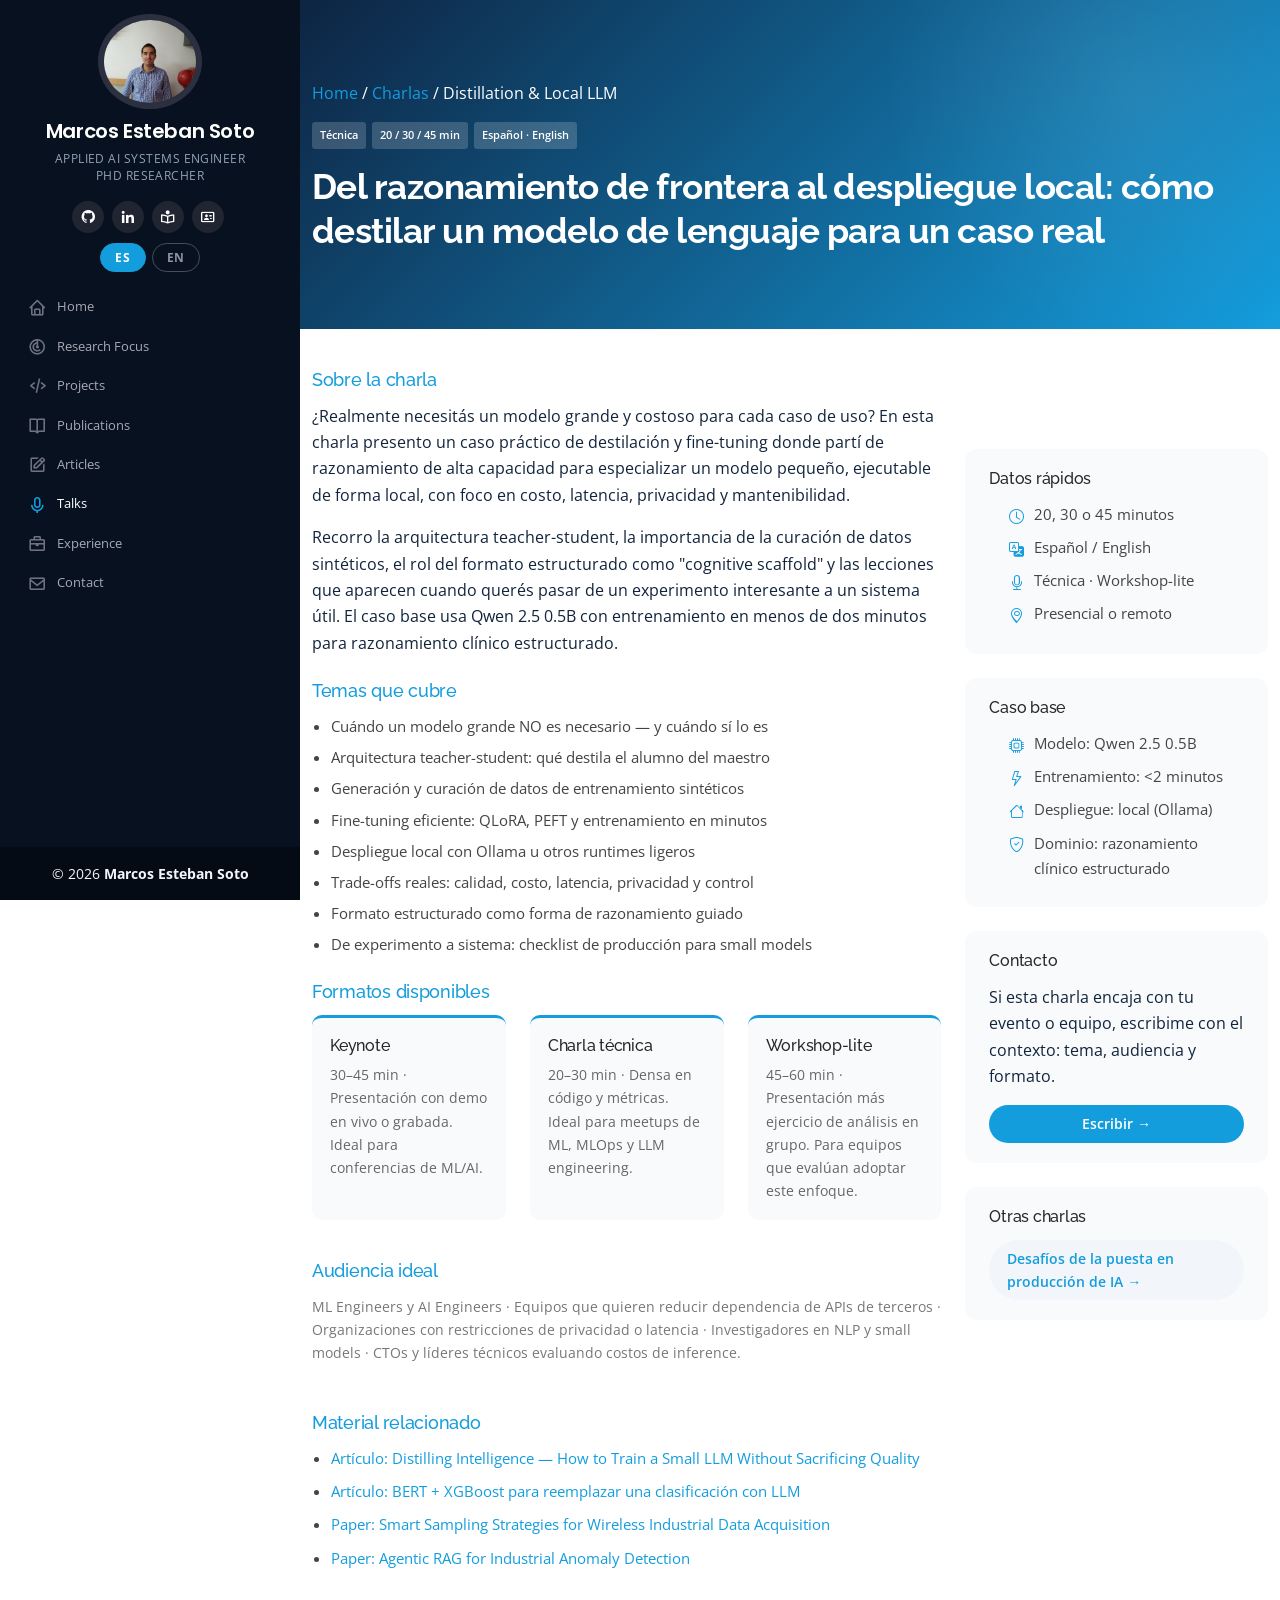
<file: talks/distillation-local-llm.html>
<!DOCTYPE html>
<html lang="es">

<head>
  <meta charset="utf-8">
  <meta content="width=device-width, initial-scale=1.0" name="viewport">

  <title>From frontier reasoning to local deployment | Marcos Soto</title>
  <meta name="description"
    content="Talk on language model distillation and local deployment: teacher-student architecture, fine-tuning, cost, latency and privacy.">
  <link rel="canonical" href="https://marcosdh1987.github.io/cv/talks/distillation-local-llm.html">

  <meta property="og:title" content="From frontier reasoning to local deployment | Marcos Soto">
  <meta property="og:description"
    content="How to distill a language model for a real use case: teacher-student, fine-tuning and deployment without external APIs.">
  <meta property="og:type" content="article">
  <meta property="og:url" content="https://marcosdh1987.github.io/cv/talks/distillation-local-llm.html">

  <!-- Favicons -->
  <link href="../assets/img/favicon.png" rel="icon">
  <link href="../assets/img/apple-touch-icon.png" rel="apple-touch-icon">

  <!-- Set lang before body renders to avoid FOUC -->
  <script>
    (function () {
      try {
        var l = localStorage.getItem('site-lang');
        document.documentElement.lang = (l === 'en' || l === 'es') ? l : 'es';
      } catch (e) { }
    })();
  </script>

  <!-- Google Fonts -->
  <link
    href="https://fonts.googleapis.com/css?family=Open+Sans:400,400i,600,700|Raleway:500,600,700|Poppins:500,600,700"
    rel="stylesheet">

  <!-- Vendor CSS Files -->
  <link href="../assets/vendor/aos/aos.css" rel="stylesheet">
  <link href="../assets/vendor/bootstrap/css/bootstrap.min.css" rel="stylesheet">
  <link href="../assets/vendor/bootstrap-icons/bootstrap-icons.css" rel="stylesheet">
  <link href="../assets/vendor/boxicons/css/boxicons.min.css" rel="stylesheet">

  <!-- Template Main CSS File -->
  <link href="../assets/css/style.css" rel="stylesheet">

  <script type="application/ld+json">
  {
    "@context": "https://schema.org",
    "@type": "BreadcrumbList",
    "itemListElement": [
      {"@type": "ListItem", "position": 1, "name": "Marcos Soto", "item": "https://marcosdh1987.github.io/cv/"},
      {"@type": "ListItem", "position": 2, "name": "Talks", "item": "https://marcosdh1987.github.io/cv/#talks"},
      {"@type": "ListItem", "position": 3, "name": "From frontier reasoning to local deployment"}
    ]
  }
  </script>
</head>

<body>

  <i class="bi bi-list mobile-nav-toggle d-xl-none"></i>

  <!-- ======= Header ======= -->
  <header id="header">
    <div class="d-flex flex-column">
      <div class="profile">
        <img src="../assets/img/profile-img.jpg" alt="Marcos Soto" class="img-fluid rounded-circle">
        <h1 class="text-light"><a href="../index.html">Marcos Esteban Soto</a></h1>
        <p class="profile-role text-center">Applied AI Systems Engineer<br>PhD Researcher</p>
        <div class="social-links mt-3 text-center">
          <a href="https://github.com/marcosdh1987" class="github" title="GitHub"><i class="bx bxl-github"></i></a>
          <a href="https://www.linkedin.com/in/marcosesoto/" class="linkedin" title="LinkedIn"><i
              class="bx bxl-linkedin"></i></a>
          <a href="https://www.researchgate.net/profile/Marcos-Soto-3" class="researchgate" title="ResearchGate"><i
              class="bx bx-book-reader"></i></a>
          <a href="https://orcid.org/0009-0000-5787-5965" class="orcid" title="ORCID"><i class="bx bx-id-card"></i></a>
        </div>
        <div class="lang-switcher">
          <button type="button" class="lang-btn" data-lang="es">ES</button>
          <button type="button" class="lang-btn" data-lang="en">EN</button>
        </div>
      </div>
      <nav id="navbar" class="nav-menu navbar">
        <ul>
          <li><a href="../index.html#hero" class="nav-link"><i class="bx bx-home"></i><span>Home</span></a></li>
          <li><a href="../index.html#research-focus" class="nav-link"><i class="bx bx-radar"></i><span>Research Focus</span></a></li>
          <li><a href="../index.html#edgedacs" class="nav-link"><i class="bx bx-code-alt"></i><span>Projects</span></a></li>
          <li><a href="../index.html#publications" class="nav-link"><i class="bx bx-book-open"></i><span>Publications</span></a></li>
          <li><a href="../index.html#writing" class="nav-link"><i class="bx bx-edit"></i><span>Articles</span></a></li>
          <li><a href="../index.html#talks" class="nav-link scrollto active"><i class="bx bx-microphone"></i>
              <span>Talks</span></a></li>
          <li><a href="../index.html#experience" class="nav-link"><i class="bx bx-briefcase"></i><span>Experience</span></a></li>
          <li><a href="../index.html#contact" class="nav-link"><i class="bx bx-envelope"></i><span>Contact</span></a></li>
        </ul>
      </nav>
    </div>
  </header><!-- End Header -->

  <main id="main">

    <!-- ======= Talk Page Hero ======= -->
    <section class="talk-page-hero">
      <div class="container">
        <nav class="talk-breadcrumb mb-3">
          <a href="../index.html"><span class="lang-es">Home</span><span class="lang-en">Home</span></a>
          <span class="sep">/</span>
          <a href="../index.html#talks"><span class="lang-es">Charlas</span><span class="lang-en">Talks</span></a>
          <span class="sep">/</span>
          <span class="current"><span class="lang-es">Distillation &amp; Local LLM</span><span
              class="lang-en">Distillation &amp; Local LLM</span></span>
        </nav>
        <div class="talk-meta mb-3">
          <span class="talk-tag"><span class="lang-es">Técnica</span><span class="lang-en">Technical</span></span>
          <span class="talk-tag">20 / 30 / 45 min</span>
          <span class="talk-tag">Español · English</span>
        </div>
        <h1 class="lang-es">Del razonamiento de frontera al despliegue local: cómo destilar un modelo de lenguaje para
          un caso real</h1>
        <h1 class="lang-en">From frontier reasoning to local deployment: distilling a language model for a real use case
        </h1>
      </div>
    </section>

    <section class="inner-page talk-detail">
      <div class="container">

        <div class="row">
          <div class="col-lg-8" data-aos="fade-up">

            <div class="talk-abstract">
              <h3><span class="lang-es">Sobre la charla</span><span class="lang-en">About the talk</span></h3>
              <div class="lang-es">
                <p>¿Realmente necesitás un modelo grande y costoso para cada caso de uso? En esta charla presento un
                  caso práctico de destilación y fine-tuning donde partí de razonamiento de alta capacidad para
                  especializar un modelo pequeño, ejecutable de forma local, con foco en costo, latencia, privacidad y
                  mantenibilidad.</p>
                <p>Recorro la arquitectura teacher-student, la importancia de la curación de datos sintéticos, el rol
                  del formato estructurado como "cognitive scaffold" y las lecciones que aparecen cuando querés pasar de
                  un experimento interesante a un sistema útil. El caso base usa Qwen 2.5 0.5B con entrenamiento en
                  menos de dos minutos para razonamiento clínico estructurado.</p>
              </div>
              <div class="lang-en">
                <p>Do you really need a large, expensive model for every use case? In this talk I present a practical
                  distillation and fine-tuning case study, starting from high-capability reasoning to specialize a small
                  model that runs locally — with a focus on cost, latency, privacy and maintainability.</p>
                <p>I walk through the teacher-student architecture, the importance of curating synthetic data, the role
                  of structured formatting as a "cognitive scaffold," and the lessons that emerge when moving from an
                  interesting experiment to a useful system. The base case uses Qwen 2.5 0.5B trained in under two
                  minutes for structured clinical reasoning.</p>
              </div>
            </div>

            <div class="talk-topics mt-4">
              <h3><span class="lang-es">Temas que cubre</span><span class="lang-en">Topics covered</span></h3>
              <ul class="lang-es">
                <li>Cuándo un modelo grande NO es necesario — y cuándo sí lo es</li>
                <li>Arquitectura teacher-student: qué destila el alumno del maestro</li>
                <li>Generación y curación de datos de entrenamiento sintéticos</li>
                <li>Fine-tuning eficiente: QLoRA, PEFT y entrenamiento en minutos</li>
                <li>Despliegue local con Ollama u otros runtimes ligeros</li>
                <li>Trade-offs reales: calidad, costo, latencia, privacidad y control</li>
                <li>Formato estructurado como forma de razonamiento guiado</li>
                <li>De experimento a sistema: checklist de producción para small models</li>
              </ul>
              <ul class="lang-en">
                <li>When a large model is NOT needed — and when it is</li>
                <li>Teacher-student architecture: what the student distills from the teacher</li>
                <li>Generating and curating synthetic training data</li>
                <li>Efficient fine-tuning: QLoRA, PEFT and training in minutes</li>
                <li>Local deployment with Ollama and other lightweight runtimes</li>
                <li>Real trade-offs: quality, cost, latency, privacy and control</li>
                <li>Structured formatting as a form of guided reasoning</li>
                <li>From experiment to system: a production checklist for small models</li>
              </ul>
            </div>

            <div class="talk-formats mt-4">
              <h3><span class="lang-es">Formatos disponibles</span><span class="lang-en">Available formats</span></h3>
              <div class="row">
                <div class="col-md-4 mb-3">
                  <div class="format-card">
                    <h5>Keynote</h5>
                    <p class="lang-es">30–45 min · Presentación con demo en vivo o grabada. Ideal para conferencias de
                      ML/AI.</p>
                    <p class="lang-en">30–45 min · Presentation with live or recorded demo. Ideal for ML/AI conferences.
                    </p>
                  </div>
                </div>
                <div class="col-md-4 mb-3">
                  <div class="format-card">
                    <h5><span class="lang-es">Charla técnica</span><span class="lang-en">Technical talk</span></h5>
                    <p class="lang-es">20–30 min · Densa en código y métricas. Ideal para meetups de ML, MLOps y LLM
                      engineering.</p>
                    <p class="lang-en">20–30 min · Dense in code and metrics. Ideal for ML, MLOps and LLM engineering
                      meetups.</p>
                  </div>
                </div>
                <div class="col-md-4 mb-3">
                  <div class="format-card">
                    <h5>Workshop-lite</h5>
                    <p class="lang-es">45–60 min · Presentación más ejercicio de análisis en grupo. Para equipos que
                      evalúan adoptar este enfoque.</p>
                    <p class="lang-en">45–60 min · Presentation plus group analysis exercise. For teams evaluating this
                      approach.</p>
                  </div>
                </div>
              </div>
            </div>

            <div class="talk-audience mt-4">
              <h3><span class="lang-es">Audiencia ideal</span><span class="lang-en">Ideal audience</span></h3>
              <p class="lang-es">ML Engineers y AI Engineers · Equipos que quieren reducir dependencia de APIs de
                terceros · Organizaciones con restricciones de privacidad o latencia · Investigadores en NLP y small
                models · CTOs y líderes técnicos evaluando costos de inference.</p>
              <p class="lang-en">ML and AI Engineers · Teams looking to reduce dependency on third-party APIs ·
                Organizations with privacy or latency constraints · NLP and small-model researchers · CTOs and technical
                leaders evaluating inference cost.</p>
            </div>

            <div class="talk-related mt-5">
              <h3><span class="lang-es">Material relacionado</span><span class="lang-en">Related material</span></h3>
              <ul class="lang-es">
                <li><a href="https://blog.xmartlabs.com/blog/distilling-intelligence-llm-training/"
                    target="_blank" rel="noopener">Artículo: Distilling Intelligence — How to Train a Small LLM Without Sacrificing Quality</a></li>
                <li><a
                    href="https://www.linkedin.com/pulse/optimizing-llm-classification-task-bert-xgboost-solution-soto-vi66f/?trackingId=Jdr0C1CSTTWZa4eqvUZ6WA%3D%3D"
                    target="_blank" rel="noopener">Artículo: BERT + XGBoost para reemplazar una clasificación con
                    LLM</a></li>
                <li><a href="https://doi.org/10.48550/arXiv.2502.17454" target="_blank" rel="noopener">Paper: Smart
                    Sampling Strategies for Wireless Industrial Data Acquisition</a></li>
                <li><a href="https://doi.org/10.5281/zenodo.15121938" target="_blank" rel="noopener">Paper: Agentic RAG
                    for Industrial Anomaly Detection</a></li>
              </ul>
              <ul class="lang-en">
                <li><a href="https://blog.xmartlabs.com/blog/distilling-intelligence-llm-training/"
                    target="_blank" rel="noopener">Article: Distilling Intelligence — How to Train a Small LLM Without Sacrificing Quality</a></li>
                <li><a
                    href="https://www.linkedin.com/pulse/optimizing-llm-classification-task-bert-xgboost-solution-soto-vi66f/?trackingId=Jdr0C1CSTTWZa4eqvUZ6WA%3D%3D"
                    target="_blank" rel="noopener">Article: BERT + XGBoost for replacing an LLM classification
                    task</a></li>
                <li><a href="https://doi.org/10.48550/arXiv.2502.17454" target="_blank" rel="noopener">Paper: Smart
                    Sampling Strategies for Wireless Industrial Data Acquisition</a></li>
                <li><a href="https://doi.org/10.5281/zenodo.15121938" target="_blank" rel="noopener">Paper: Agentic RAG
                    for Industrial Anomaly Detection</a></li>
              </ul>
            </div>

          </div>

          <div class="col-lg-4 mt-5 mt-lg-0" data-aos="fade-up" data-aos-delay="100">
            <div class="talk-sidebar">
              <div class="sidebar-block">
                <h4><span class="lang-es">Datos rápidos</span><span class="lang-en">Quick facts</span></h4>
                <ul class="sidebar-list lang-es">
                  <li><i class="bi bi-clock"></i> 20, 30 o 45 minutos</li>
                  <li><i class="bi bi-translate"></i> Español / English</li>
                  <li><i class="bi bi-mic"></i> Técnica · Workshop-lite</li>
                  <li><i class="bi bi-geo-alt"></i> Presencial o remoto</li>
                </ul>
                <ul class="sidebar-list lang-en">
                  <li><i class="bi bi-clock"></i> 20, 30 or 45 minutes</li>
                  <li><i class="bi bi-translate"></i> Spanish / English</li>
                  <li><i class="bi bi-mic"></i> Technical · Workshop-lite</li>
                  <li><i class="bi bi-geo-alt"></i> In-person or remote</li>
                </ul>
              </div>
              <div class="sidebar-block mt-4">
                <h4><span class="lang-es">Caso base</span><span class="lang-en">Base case</span></h4>
                <ul class="sidebar-list lang-es">
                  <li><i class="bi bi-cpu"></i> Modelo: Qwen 2.5 0.5B</li>
                  <li><i class="bi bi-lightning"></i> Entrenamiento: &lt;2 minutos</li>
                  <li><i class="bi bi-house"></i> Despliegue: local (Ollama)</li>
                  <li><i class="bi bi-shield-check"></i> Dominio: razonamiento clínico estructurado</li>
                </ul>
                <ul class="sidebar-list lang-en">
                  <li><i class="bi bi-cpu"></i> Model: Qwen 2.5 0.5B</li>
                  <li><i class="bi bi-lightning"></i> Training: &lt;2 minutes</li>
                  <li><i class="bi bi-house"></i> Deployment: local (Ollama)</li>
                  <li><i class="bi bi-shield-check"></i> Domain: structured clinical reasoning</li>
                </ul>
              </div>
              <div class="sidebar-block mt-4">
                <h4><span class="lang-es">Contacto</span><span class="lang-en">Contact</span></h4>
                <p class="lang-es">Si esta charla encaja con tu evento o equipo, escribime con el contexto: tema,
                  audiencia y formato.</p>
                <p class="lang-en">If this talk fits your event or team, reach out with the context: topic, audience and
                  format.</p>
                <a href="../index.html#contact" class="btn-talk d-block text-center mt-3"><span class="lang-es">Escribir
                    &rarr;</span><span class="lang-en">Get in touch &rarr;</span></a>
              </div>
              <div class="sidebar-block mt-4">
                <h4><span class="lang-es">Otras charlas</span><span class="lang-en">Other talks</span></h4>
                <a href="production-ai.html" class="btn-talk-secondary d-block">
                  <span class="lang-es">Desafíos de la puesta en producción de IA &rarr;</span>
                  <span class="lang-en">Production AI challenges &rarr;</span>
                </a>
              </div>
            </div>
          </div>

        </div>

      </div>
    </section>

  </main>

  <!-- ======= Footer ======= -->
  <footer id="footer">
    <div class="container">
      <div class="copyright">
        &copy; 2026 <strong><span>Marcos Esteban Soto</span></strong>
      </div>
    </div>
  </footer>

  <a href="#" class="back-to-top d-flex align-items-center justify-content-center"><i
      class="bi bi-arrow-up-short"></i></a>

  <script src="../assets/vendor/aos/aos.js"></script>
  <script src="../assets/vendor/bootstrap/js/bootstrap.bundle.min.js"></script>
  <script src="../assets/js/main.js"></script>

</body>

</html>
</file>
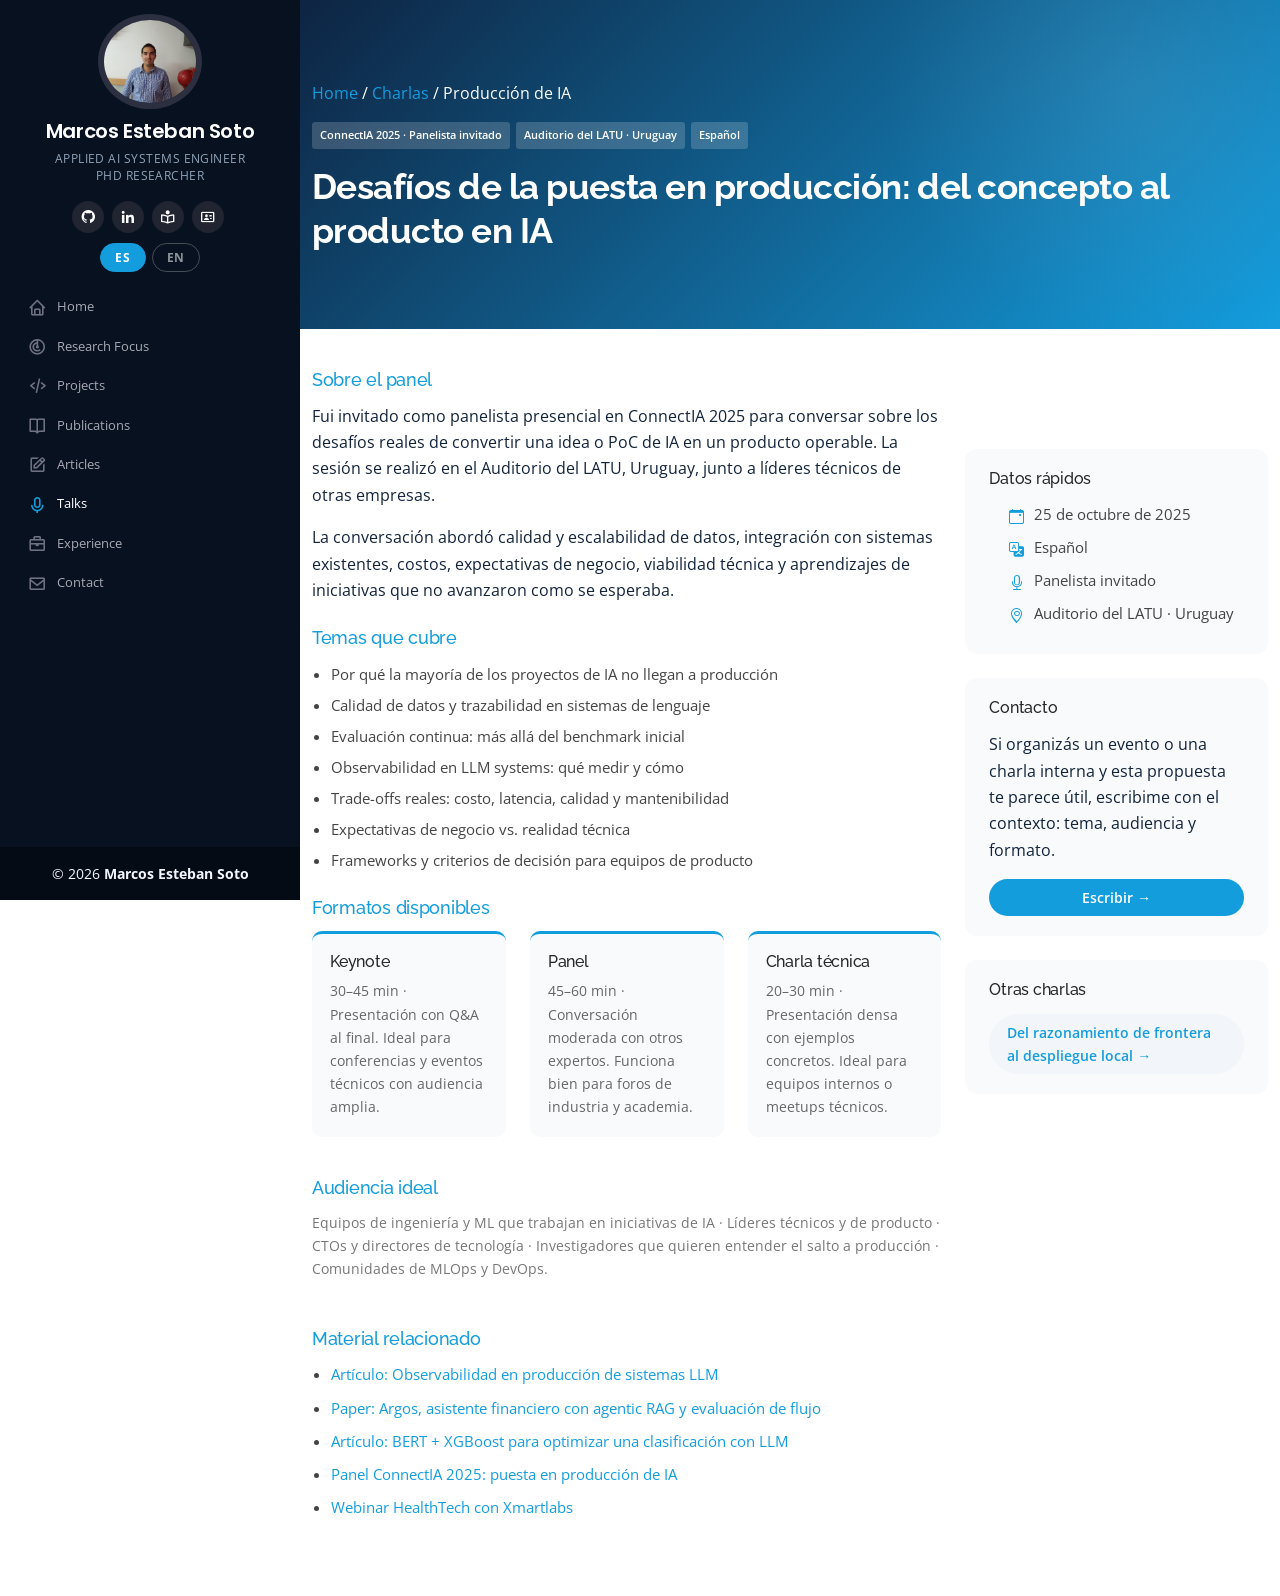
<file: talks/production-ai.html>
<!DOCTYPE html>
<html lang="es">

<head>
  <meta charset="utf-8">
  <meta content="width=device-width, initial-scale=1.0" name="viewport">

  <title>ConnectIA 2025 panel: productionizing AI | Marcos Soto</title>
  <meta name="description"
    content="Marcos Soto's invited ConnectIA 2025 panel participation on taking AI from concept to production: data quality, cost, integration, scalability and technical viability.">
  <link rel="canonical" href="https://marcosdh1987.github.io/cv/talks/production-ai.html">

  <meta property="og:title" content="ConnectIA 2025 panel: productionizing AI | Marcos Soto">
  <meta property="og:description"
    content="Invited ConnectIA 2025 panel participation on the real problems that surface when an AI demo has to live in production.">
  <meta property="og:type" content="article">
  <meta property="og:url" content="https://marcosdh1987.github.io/cv/talks/production-ai.html">

  <!-- Favicons -->
  <link href="../assets/img/favicon.png" rel="icon">
  <link href="../assets/img/apple-touch-icon.png" rel="apple-touch-icon">

  <!-- Set lang before body renders to avoid FOUC -->
  <script>
    (function () {
      try {
        var l = localStorage.getItem('site-lang');
        document.documentElement.lang = (l === 'en' || l === 'es') ? l : 'es';
      } catch (e) { }
    })();
  </script>

  <!-- Google Fonts -->
  <link
    href="https://fonts.googleapis.com/css?family=Open+Sans:400,400i,600,700|Raleway:500,600,700|Poppins:500,600,700"
    rel="stylesheet">

  <!-- Vendor CSS Files -->
  <link href="../assets/vendor/aos/aos.css" rel="stylesheet">
  <link href="../assets/vendor/bootstrap/css/bootstrap.min.css" rel="stylesheet">
  <link href="../assets/vendor/bootstrap-icons/bootstrap-icons.css" rel="stylesheet">
  <link href="../assets/vendor/boxicons/css/boxicons.min.css" rel="stylesheet">

  <!-- Template Main CSS File -->
  <link href="../assets/css/style.css" rel="stylesheet">

  <script type="application/ld+json">
  {
    "@context": "https://schema.org",
    "@type": "BreadcrumbList",
    "itemListElement": [
      {"@type": "ListItem", "position": 1, "name": "Marcos Soto", "item": "https://marcosdh1987.github.io/cv/"},
      {"@type": "ListItem", "position": 2, "name": "Talks", "item": "https://marcosdh1987.github.io/cv/#talks"},
      {"@type": "ListItem", "position": 3, "name": "Production AI Challenges"}
    ]
  }
  </script>
</head>

<body>

  <i class="bi bi-list mobile-nav-toggle d-xl-none"></i>

  <!-- ======= Header ======= -->
  <header id="header">
    <div class="d-flex flex-column">
      <div class="profile">
        <img src="../assets/img/profile-img.jpg" alt="Marcos Soto" class="img-fluid rounded-circle">
        <h1 class="text-light"><a href="../index.html">Marcos Esteban Soto</a></h1>
        <p class="profile-role text-center">Applied AI Systems Engineer<br>PhD Researcher</p>
        <div class="social-links mt-3 text-center">
          <a href="https://github.com/marcosdh1987" class="github" title="GitHub"><i class="bx bxl-github"></i></a>
          <a href="https://www.linkedin.com/in/marcosesoto/" class="linkedin" title="LinkedIn"><i
              class="bx bxl-linkedin"></i></a>
          <a href="https://www.researchgate.net/profile/Marcos-Soto-3" class="researchgate" title="ResearchGate"><i
              class="bx bx-book-reader"></i></a>
          <a href="https://orcid.org/0009-0000-5787-5965" class="orcid" title="ORCID"><i class="bx bx-id-card"></i></a>
        </div>
        <div class="lang-switcher">
          <button type="button" class="lang-btn" data-lang="es">ES</button>
          <button type="button" class="lang-btn" data-lang="en">EN</button>
        </div>
      </div>
      <nav id="navbar" class="nav-menu navbar">
        <ul>
          <li><a href="../index.html#hero" class="nav-link"><i class="bx bx-home"></i><span>Home</span></a></li>
          <li><a href="../index.html#research-focus" class="nav-link"><i class="bx bx-radar"></i><span>Research Focus</span></a></li>
          <li><a href="../index.html#edgedacs" class="nav-link"><i class="bx bx-code-alt"></i><span>Projects</span></a></li>
          <li><a href="../index.html#publications" class="nav-link"><i class="bx bx-book-open"></i><span>Publications</span></a></li>
          <li><a href="../index.html#writing" class="nav-link"><i class="bx bx-edit"></i><span>Articles</span></a></li>
          <li><a href="../index.html#talks" class="nav-link scrollto active"><i class="bx bx-microphone"></i>
              <span>Talks</span></a></li>
          <li><a href="../index.html#experience" class="nav-link"><i class="bx bx-briefcase"></i><span>Experience</span></a></li>
          <li><a href="../index.html#contact" class="nav-link"><i class="bx bx-envelope"></i><span>Contact</span></a></li>
        </ul>
      </nav>
    </div>
  </header><!-- End Header -->

  <main id="main">

    <!-- ======= Talk Page Hero ======= -->
    <section class="talk-page-hero">
      <div class="container">
        <nav class="talk-breadcrumb mb-3">
          <a href="../index.html"><span class="lang-es">Home</span><span class="lang-en">Home</span></a>
          <span class="sep">/</span>
          <a href="../index.html#talks"><span class="lang-es">Charlas</span><span class="lang-en">Talks</span></a>
          <span class="sep">/</span>
          <span class="current"><span class="lang-es">Producción de IA</span><span class="lang-en">Production
              AI</span></span>
        </nav>
        <div class="talk-meta mb-3">
          <span class="talk-tag">ConnectIA 2025 · <span class="lang-es">Panelista invitado</span><span
              class="lang-en">Invited panelist</span></span>
          <span class="talk-tag">Auditorio del LATU · Uruguay</span>
          <span class="talk-tag">Español</span>
        </div>
        <h1 class="lang-es">Desafíos de la puesta en producción: del concepto al producto en IA</h1>
        <h1 class="lang-en">Production challenges: from concept to product in AI</h1>
      </div>
    </section>

    <section class="inner-page talk-detail">
      <div class="container">

        <div class="row">
          <div class="col-lg-8" data-aos="fade-up">

            <div class="talk-abstract">
              <h3><span class="lang-es">Sobre el panel</span><span class="lang-en">About the panel</span></h3>
              <div class="lang-es">
                <p>Fui invitado como panelista presencial en ConnectIA 2025 para conversar sobre los desafíos reales de
                  convertir una idea o PoC de IA en un producto operable. La sesión se realizó en el Auditorio del LATU,
                  Uruguay, junto a líderes técnicos de otras empresas.</p>
                <p>La conversación abordó calidad y escalabilidad de datos, integración con sistemas existentes,
                  costos, expectativas de negocio, viabilidad técnica y aprendizajes de iniciativas que no avanzaron
                  como se esperaba.</p>
              </div>
              <div class="lang-en">
                <p>I was invited as an in-person panelist at ConnectIA 2025 to discuss the real challenges of turning an
                  AI idea or PoC into an operable product. The session took place at the LATU Auditorium in Uruguay,
                  alongside technical leaders from other companies.</p>
                <p>The conversation covered data quality and scalability, integration with existing systems, cost,
                  business expectations, technical viability, and lessons from initiatives that did not progress as
                  expected.</p>
              </div>
            </div>

            <div class="talk-topics mt-4">
              <h3><span class="lang-es">Temas que cubre</span><span class="lang-en">Topics covered</span></h3>
              <ul class="lang-es">
                <li>Por qué la mayoría de los proyectos de IA no llegan a producción</li>
                <li>Calidad de datos y trazabilidad en sistemas de lenguaje</li>
                <li>Evaluación continua: más allá del benchmark inicial</li>
                <li>Observabilidad en LLM systems: qué medir y cómo</li>
                <li>Trade-offs reales: costo, latencia, calidad y mantenibilidad</li>
                <li>Expectativas de negocio vs. realidad técnica</li>
                <li>Frameworks y criterios de decisión para equipos de producto</li>
              </ul>
              <ul class="lang-en">
                <li>Why most AI projects don't make it to production</li>
                <li>Data quality and traceability in language systems</li>
                <li>Continuous evaluation: beyond the initial benchmark</li>
                <li>Observability in LLM systems: what to measure and how</li>
                <li>Real trade-offs: cost, latency, quality and maintainability</li>
                <li>Business expectations vs. technical reality</li>
                <li>Decision frameworks for product teams</li>
              </ul>
            </div>

            <div class="talk-formats mt-4">
              <h3><span class="lang-es">Formatos disponibles</span><span class="lang-en">Available formats</span></h3>
              <div class="row">
                <div class="col-md-4 mb-3">
                  <div class="format-card">
                    <h5>Keynote</h5>
                    <p class="lang-es">30–45 min · Presentación con Q&amp;A al final. Ideal para conferencias y eventos
                      técnicos con audiencia amplia.</p>
                    <p class="lang-en">30–45 min · Presentation with Q&amp;A at the end. Ideal for conferences and
                      technical events with broad audiences.</p>
                  </div>
                </div>
                <div class="col-md-4 mb-3">
                  <div class="format-card">
                    <h5>Panel</h5>
                    <p class="lang-es">45–60 min · Conversación moderada con otros expertos. Funciona bien para foros de
                      industria y academia.</p>
                    <p class="lang-en">45–60 min · Moderated conversation with other experts. Works well for industry
                      and academic forums.</p>
                  </div>
                </div>
                <div class="col-md-4 mb-3">
                  <div class="format-card">
                    <h5><span class="lang-es">Charla técnica</span><span class="lang-en">Technical talk</span></h5>
                    <p class="lang-es">20–30 min · Presentación densa con ejemplos concretos. Ideal para equipos
                      internos o meetups técnicos.</p>
                    <p class="lang-en">20–30 min · Dense presentation with concrete examples. Ideal for internal teams
                      or technical meetups.</p>
                  </div>
                </div>
              </div>
            </div>

            <div class="talk-audience mt-4">
              <h3><span class="lang-es">Audiencia ideal</span><span class="lang-en">Ideal audience</span></h3>
              <p class="lang-es">Equipos de ingeniería y ML que trabajan en iniciativas de IA · Líderes técnicos y de
                producto · CTOs y directores de tecnología · Investigadores que quieren entender el salto a producción ·
                Comunidades de MLOps y DevOps.</p>
              <p class="lang-en">Engineering and ML teams working on AI initiatives · Technical and product leaders ·
                CTOs and directors of technology · Researchers who want to understand the jump to production · MLOps and
                DevOps communities.</p>
            </div>

            <div class="talk-related mt-5">
              <h3><span class="lang-es">Material relacionado</span><span class="lang-en">Related material</span></h3>
              <ul class="lang-es">
                <li><a
                    href="https://www.linkedin.com/pulse/de-la-caja-negra-al-panel-control-una-metodolog%C3%ADa-trabajo-soto-rtlaf/"
                    target="_blank" rel="noopener">Artículo: Observabilidad en producción de sistemas LLM</a></li>
                <li><a href="https://doi.org/10.13140/RG.2.2.13046.10560" target="_blank" rel="noopener">Paper:
                    Argos, asistente financiero con agentic RAG y evaluación de flujo</a></li>
                <li><a
                    href="https://www.linkedin.com/pulse/optimizing-llm-classification-task-bert-xgboost-solution-soto-vi66f/?trackingId=Jdr0C1CSTTWZa4eqvUZ6WA%3D%3D"
                    target="_blank" rel="noopener">Artículo: BERT + XGBoost para optimizar una clasificación con
                    LLM</a></li>
                <li><a
                    href="https://www.linkedin.com/posts/connectiauy_speakers-activity-7384969858867703808-mmaw?utm_source=share&utm_medium=member_desktop&rcm=ACoAAAm4BKsBGN0nALk6AOjhU8qUETFr5w_tlrk"
                    target="_blank" rel="noopener">Panel ConnectIA 2025: puesta en producción de IA</a></li>
                <li><a href="https://www.youtube.com/watch?v=NUZaHjcbnxU" target="_blank" rel="noopener">Webinar
                    HealthTech con Xmartlabs</a></li>
              </ul>
              <ul class="lang-en">
                <li><a href="https://blog.xmartlabs.com/blog/from-black-box-to-control-panel/" target="_blank"
                    rel="noopener">Article: Observability for LLM systems in production</a></li>
                <li><a href="https://doi.org/10.13140/RG.2.2.13046.10560" target="_blank" rel="noopener">Paper: Argos,
                    a financial assistant with agentic RAG and flow-level evaluation</a></li>
                <li><a
                    href="https://www.linkedin.com/pulse/optimizing-llm-classification-task-bert-xgboost-solution-soto-vi66f/?trackingId=Jdr0C1CSTTWZa4eqvUZ6WA%3D%3D"
                    target="_blank" rel="noopener">Article: BERT + XGBoost for optimizing an LLM classification
                    task</a></li>
                <li><a
                    href="https://www.linkedin.com/posts/connectiauy_speakers-activity-7384969858867703808-mmaw?utm_source=share&utm_medium=member_desktop&rcm=ACoAAAm4BKsBGN0nALk6AOjhU8qUETFr5w_tlrk"
                    target="_blank" rel="noopener">Panel ConnectIA 2025: productionizing AI</a></li>
                <li><a href="https://www.youtube.com/watch?v=NUZaHjcbnxU" target="_blank" rel="noopener">HealthTech
                    webinar with Xmartlabs</a></li>
              </ul>
            </div>

          </div>

          <div class="col-lg-4 mt-5 mt-lg-0" data-aos="fade-up" data-aos-delay="100">
            <div class="talk-sidebar">
              <div class="sidebar-block">
                <h4><span class="lang-es">Datos rápidos</span><span class="lang-en">Quick facts</span></h4>
                <ul class="sidebar-list lang-es">
                  <li><i class="bi bi-calendar-event"></i> 25 de octubre de 2025</li>
                  <li><i class="bi bi-translate"></i> Español</li>
                  <li><i class="bi bi-mic"></i> Panelista invitado</li>
                  <li><i class="bi bi-geo-alt"></i> Auditorio del LATU · Uruguay</li>
                </ul>
                <ul class="sidebar-list lang-en">
                  <li><i class="bi bi-calendar-event"></i> October 25, 2025</li>
                  <li><i class="bi bi-translate"></i> Spanish</li>
                  <li><i class="bi bi-mic"></i> Invited panelist</li>
                  <li><i class="bi bi-geo-alt"></i> LATU Auditorium · Uruguay</li>
                </ul>
              </div>
              <div class="sidebar-block mt-4">
                <h4><span class="lang-es">Contacto</span><span class="lang-en">Contact</span></h4>
                <p class="lang-es">Si organizás un evento o una charla interna y esta propuesta te parece útil,
                  escribime con el contexto: tema, audiencia y formato.</p>
                <p class="lang-en">If you're organizing an event or an internal session and this talk is a fit, reach
                  out with the context: topic, audience and format.</p>
                <a href="../index.html#contact" class="btn-talk d-block text-center mt-3"><span class="lang-es">Escribir
                    &rarr;</span><span class="lang-en">Get in touch &rarr;</span></a>
              </div>
              <div class="sidebar-block mt-4">
                <h4><span class="lang-es">Otras charlas</span><span class="lang-en">Other talks</span></h4>
                <a href="distillation-local-llm.html" class="btn-talk-secondary d-block">
                  <span class="lang-es">Del razonamiento de frontera al despliegue local &rarr;</span>
                  <span class="lang-en">From frontier reasoning to local deployment &rarr;</span>
                </a>
              </div>
            </div>
          </div>

        </div>

      </div>
    </section>

  </main>

  <!-- ======= Footer ======= -->
  <footer id="footer">
    <div class="container">
      <div class="copyright">
        &copy; 2026 <strong><span>Marcos Esteban Soto</span></strong>
      </div>
    </div>
  </footer>

  <a href="#" class="back-to-top d-flex align-items-center justify-content-center"><i
      class="bi bi-arrow-up-short"></i></a>

  <script src="../assets/vendor/aos/aos.js"></script>
  <script src="../assets/vendor/bootstrap/js/bootstrap.bundle.min.js"></script>
  <script src="../assets/js/main.js"></script>

</body>

</html>
</file>
<file: assets/css/style.css>
/**
* Template Name: iPortfolio - v3.7.0
* Template URL: https://bootstrapmade.com/iportfolio-bootstrap-portfolio-websites-template/
* Author: BootstrapMade.com
* License: https://bootstrapmade.com/license/
*/

/*--------------------------------------------------------------
# General
--------------------------------------------------------------*/
body {
  font-family: "Open Sans", sans-serif;
  color: #272829;
}

a {
  color: #149ddd;
  text-decoration: none;
}

a:hover {
  color: #37b3ed;
  text-decoration: none;
}

h1, h2, h3, h4, h5, h6 {
  font-family: "Raleway", sans-serif;
}

/*--------------------------------------------------------------
# Back to top button
--------------------------------------------------------------*/
.back-to-top {
  position: fixed;
  visibility: hidden;
  opacity: 0;
  right: 15px;
  bottom: 15px;
  z-index: 996;
  background: #149ddd;
  width: 40px;
  height: 40px;
  border-radius: 50px;
  transition: all 0.4s;
}
.back-to-top i {
  font-size: 28px;
  color: #fff;
  line-height: 0;
}
.back-to-top:hover {
  background: #2eafec;
  color: #fff;
}
.back-to-top.active {
  visibility: visible;
  opacity: 1;
}

/*--------------------------------------------------------------
# Header
--------------------------------------------------------------*/
#header {
  position: fixed;
  top: 0;
  left: 0;
  bottom: 0;
  width: 300px;
  transition: all ease-in-out 0.5s;
  z-index: 9997;
  transition: all 0.5s;
  padding: 0 15px;
  background: #040b14;
  overflow-y: auto;
}
#header .profile img {
  margin: 15px auto;
  display: block;
  width: 120px;
  border: 8px solid #2c2f3f;
}
#header .profile h1 {
  font-size: 24px;
  margin: 0;
  padding: 0;
  font-weight: 600;
  -moz-text-align-last: center;
  text-align-last: center;
  font-family: "Poppins", sans-serif;
}
#header .profile h1 a, #header .profile h1 a:hover {
  color: #fff;
  text-decoration: none;
}
#header .profile .social-links a {
  font-size: 18px;
  display: inline-block;
  background: #212431;
  color: #fff;
  line-height: 1;
  padding: 8px 0;
  margin-right: 4px;
  border-radius: 50%;
  text-align: center;
  width: 36px;
  height: 36px;
  transition: 0.3s;
}
#header .profile .social-links a:hover {
  background: #149ddd;
  color: #fff;
  text-decoration: none;
}

#main {
  margin-left: 300px;
}

@media (max-width: 1199px) {
  #header {
    left: -300px;
  }

  #main {
    margin-left: 0;
  }
}
/*--------------------------------------------------------------
# Navigation Menu
--------------------------------------------------------------*/
/* Desktop Navigation */
.nav-menu {
  padding: 30px 0 0 0;
}
.nav-menu * {
  margin: 0;
  padding: 0;
  list-style: none;
}
.nav-menu > ul > li {
  position: relative;
  white-space: nowrap;
}
.nav-menu a, .nav-menu a:focus {
  display: flex;
  align-items: center;
  color: #a8a9b4;
  padding: 12px 15px;
  margin-bottom: 8px;
  transition: 0.3s;
  font-size: 15px;
}
.nav-menu a i, .nav-menu a:focus i {
  font-size: 24px;
  padding-right: 8px;
  color: #6f7180;
}
.nav-menu a:hover, .nav-menu .active, .nav-menu .active:focus, .nav-menu li:hover > a {
  text-decoration: none;
  color: #fff;
}
.nav-menu a:hover i, .nav-menu .active i, .nav-menu .active:focus i, .nav-menu li:hover > a i {
  color: #149ddd;
}

/* Mobile Navigation */
.mobile-nav-toggle {
  position: fixed;
  right: 15px;
  top: 15px;
  z-index: 9998;
  border: 0;
  font-size: 24px;
  transition: all 0.4s;
  outline: none !important;
  background-color: #149ddd;
  color: #fff;
  width: 40px;
  height: 40px;
  display: inline-flex;
  align-items: center;
  justify-content: center;
  line-height: 0;
  border-radius: 50px;
  cursor: pointer;
}

.mobile-nav-active {
  overflow: hidden;
}
.mobile-nav-active #header {
  left: 0;
}

/*--------------------------------------------------------------
# Hero Section
--------------------------------------------------------------*/
#hero {
  width: 100%;
  height: 100vh;
  background: url("../img/hero-bg.jpg") top center;
  background-size: cover;
}
#hero:before {
  content: "";
  background: rgba(5, 13, 24, 0.3);
  position: absolute;
  bottom: 0;
  top: 0;
  left: 0;
  right: 0;
  z-index: 1;
}
#hero .hero-container {
  position: relative;
  z-index: 2;
  min-width: 300px;
}
#hero h1 {
  margin: 0 0 10px 0;
  font-size: 64px;
  font-weight: 700;
  line-height: 56px;
  color: #fff;
}
#hero p {
  color: #fff;
  margin-bottom: 50px;
  font-size: 26px;
  font-family: "Poppins", sans-serif;
}
#hero p span {
  color: #fff;
  padding-bottom: 4px;
  letter-spacing: 1px;
  border-bottom: 3px solid #149ddd;
}
@media (min-width: 1024px) {
  #hero {
    background-attachment: fixed;
  }
}
@media (max-width: 768px) {
  #hero h1 {
    font-size: 28px;
    line-height: 36px;
  }
  #hero h2 {
    font-size: 18px;
    line-height: 24px;
    margin-bottom: 30px;
  }
}

/*--------------------------------------------------------------
# Sections General
--------------------------------------------------------------*/
section {
  padding: 60px 0;
  overflow: hidden;
}

.section-bg {
  background: #f5f8fd;
}

.section-title {
  padding-bottom: 30px;
}
.section-title h2 {
  font-size: 32px;
  font-weight: bold;
  margin-bottom: 20px;
  padding-bottom: 20px;
  position: relative;
  color: #173b6c;
}
.section-title h2::after {
  content: "";
  position: absolute;
  display: block;
  width: 50px;
  height: 3px;
  background: #149ddd;
  bottom: 0;
  left: 0;
}
.section-title p {
  margin-bottom: 0;
}

/*--------------------------------------------------------------
# About
--------------------------------------------------------------*/
.about .content h3 {
  font-weight: 700;
  font-size: 26px;
  color: #173b6c;
}
.about .content ul {
  list-style: none;
  padding: 0;
}
.about .content ul li {
  margin-bottom: 20px;
  display: flex;
  align-items: center;
}
.about .content ul strong {
  margin-right: 10px;
}
.about .content ul i {
  font-size: 16px;
  margin-right: 5px;
  color: #149ddd;
  line-height: 0;
}
.about .content p:last-child {
  margin-bottom: 0;
}

/*--------------------------------------------------------------
# Facts
--------------------------------------------------------------*/
.facts {
  padding-bottom: 30px;
}
.facts .count-box {
  padding: 30px;
  width: 100%;
}
.facts .count-box i {
  display: block;
  font-size: 44px;
  color: #149ddd;
  float: left;
  line-height: 0;
}
.facts .count-box span {
  font-size: 48px;
  line-height: 40px;
  display: block;
  font-weight: 700;
  color: #050d18;
  margin-left: 60px;
}
.facts .count-box p {
  padding: 15px 0 0 0;
  margin: 0 0 0 60px;
  font-family: "Raleway", sans-serif;
  font-size: 14px;
  color: #122f57;
}
.facts .count-box a {
  font-weight: 600;
  display: block;
  margin-top: 20px;
  color: #122f57;
  font-size: 15px;
  font-family: "Poppins", sans-serif;
  transition: ease-in-out 0.3s;
}
.facts .count-box a:hover {
  color: #1f5297;
}

/*--------------------------------------------------------------
# Akills
--------------------------------------------------------------*/
.skills .progress {
  height: 60px;
  display: block;
  background: none;
  border-radius: 0;
}
.skills .progress .skill {
  padding: 0;
  margin: 0 0 6px 0;
  text-transform: uppercase;
  display: block;
  font-weight: 600;
  font-family: "Poppins", sans-serif;
  color: #050d18;
}
.skills .progress .skill .val {
  float: right;
  font-style: normal;
}
.skills .progress-bar-wrap {
  background: #dce8f8;
  height: 10px;
}
.skills .progress-bar {
  width: 1px;
  height: 10px;
  transition: 0.9s;
  background-color: #149ddd;
}

/*--------------------------------------------------------------
# Resume
--------------------------------------------------------------*/
.resume .resume-title {
  font-size: 26px;
  font-weight: 700;
  margin-top: 20px;
  margin-bottom: 20px;
  color: #050d18;
}
.resume .resume-item {
  padding: 0 0 20px 20px;
  margin-top: -2px;
  border-left: 2px solid #1f5297;
  position: relative;
}
.resume .resume-item h4 {
  line-height: 18px;
  font-size: 18px;
  font-weight: 600;
  text-transform: uppercase;
  font-family: "Poppins", sans-serif;
  color: #050d18;
  margin-bottom: 10px;
}
.resume .resume-item h5 {
  font-size: 16px;
  background: #e4edf9;
  padding: 5px 15px;
  display: inline-block;
  font-weight: 600;
  margin-bottom: 10px;
}
.resume .resume-item ul {
  padding-left: 20px;
}
.resume .resume-item ul li {
  padding-bottom: 10px;
}
.resume .resume-item:last-child {
  padding-bottom: 0;
}
.resume .resume-item::before {
  content: "";
  position: absolute;
  width: 16px;
  height: 16px;
  border-radius: 50px;
  left: -9px;
  top: 0;
  background: #fff;
  border: 2px solid #1f5297;
}

/*--------------------------------------------------------------
# Portfolio
--------------------------------------------------------------*/
.portfolio .portfolio-item {
  margin-bottom: 30px;
}
.portfolio #portfolio-flters {
  padding: 0;
  margin: 0 auto 35px auto;
  list-style: none;
  text-align: center;
  background: #fff;
  border-radius: 50px;
  padding: 2px 15px;
}
.portfolio #portfolio-flters li {
  cursor: pointer;
  display: inline-block;
  padding: 10px 15px 8px 15px;
  font-size: 14px;
  font-weight: 600;
  line-height: 1;
  text-transform: uppercase;
  color: #272829;
  margin-bottom: 5px;
  transition: all 0.3s ease-in-out;
}
.portfolio #portfolio-flters li:hover, .portfolio #portfolio-flters li.filter-active {
  color: #149ddd;
}
.portfolio #portfolio-flters li:last-child {
  margin-right: 0;
}
.portfolio .portfolio-wrap {
  transition: 0.3s;
  position: relative;
  overflow: hidden;
  z-index: 1;
}
.portfolio .portfolio-wrap::before {
  content: "";
  background: rgba(255, 255, 255, 0.5);
  position: absolute;
  left: 0;
  right: 0;
  top: 0;
  bottom: 0;
  transition: all ease-in-out 0.3s;
  z-index: 2;
  opacity: 0;
}
.portfolio .portfolio-wrap .portfolio-links {
  opacity: 1;
  left: 0;
  right: 0;
  bottom: -60px;
  z-index: 3;
  position: absolute;
  transition: all ease-in-out 0.3s;
  display: flex;
  justify-content: center;
}
.portfolio .portfolio-wrap .portfolio-links a {
  color: #fff;
  font-size: 28px;
  text-align: center;
  background: rgba(20, 157, 221, 0.75);
  transition: 0.3s;
  width: 50%;
}
.portfolio .portfolio-wrap .portfolio-links a:hover {
  background: rgba(20, 157, 221, 0.95);
}
.portfolio .portfolio-wrap .portfolio-links a + a {
  border-left: 1px solid #37b3ed;
}
.portfolio .portfolio-wrap:hover::before {
  top: 0;
  left: 0;
  right: 0;
  bottom: 0;
  opacity: 1;
}
.portfolio .portfolio-wrap:hover .portfolio-links {
  opacity: 1;
  bottom: 0;
}

/*--------------------------------------------------------------
# Portfolio Details
--------------------------------------------------------------*/
.portfolio-details {
  padding-top: 40px;
}
.portfolio-details .portfolio-details-slider img {
  width: 100%;
}
.portfolio-details .portfolio-details-slider .swiper-pagination {
  margin-top: 20px;
  position: relative;
}
.portfolio-details .portfolio-details-slider .swiper-pagination .swiper-pagination-bullet {
  width: 12px;
  height: 12px;
  background-color: #fff;
  opacity: 1;
  border: 1px solid #149ddd;
}
.portfolio-details .portfolio-details-slider .swiper-pagination .swiper-pagination-bullet-active {
  background-color: #149ddd;
}
.portfolio-details .portfolio-info {
  padding: 30px;
  box-shadow: 0px 0 30px rgba(5, 13, 24, 0.08);
}
.portfolio-details .portfolio-info h3 {
  font-size: 22px;
  font-weight: 700;
  margin-bottom: 20px;
  padding-bottom: 20px;
  border-bottom: 1px solid #eee;
}
.portfolio-details .portfolio-info ul {
  list-style: none;
  padding: 0;
  font-size: 15px;
}
.portfolio-details .portfolio-info ul li + li {
  margin-top: 10px;
}
.portfolio-details .portfolio-description {
  padding-top: 30px;
}
.portfolio-details .portfolio-description h2 {
  font-size: 26px;
  font-weight: 700;
  margin-bottom: 20px;
}
.portfolio-details .portfolio-description p {
  padding: 0;
}

/*--------------------------------------------------------------
# Services
--------------------------------------------------------------*/
.services .icon-box {
  margin-bottom: 20px;
}
.services .icon {
  float: left;
  display: flex;
  align-items: center;
  justify-content: center;
  width: 54px;
  height: 54px;
  background: #149ddd;
  border-radius: 50%;
  transition: 0.5s;
  border: 1px solid #149ddd;
}
.services .icon i {
  color: #fff;
  font-size: 24px;
  line-height: 0;
}
.services .icon-box:hover .icon {
  background: #fff;
}
.services .icon-box:hover .icon i {
  color: #149ddd;
}
.services .title {
  margin-left: 80px;
  font-weight: 700;
  margin-bottom: 15px;
  font-size: 18px;
}
.services .title a {
  color: #343a40;
}
.services .title a:hover {
  color: #149ddd;
}
.services .description {
  margin-left: 80px;
  line-height: 24px;
  font-size: 14px;
}

/*--------------------------------------------------------------
# Testimonials
--------------------------------------------------------------*/
.testimonials .testimonials-carousel, .testimonials .testimonials-slider {
  overflow: hidden;
}
.testimonials .testimonial-item {
  box-sizing: content-box;
  text-align: center;
  min-height: 320px;
}
.testimonials .testimonial-item .testimonial-img {
  width: 90px;
  border-radius: 50%;
  margin: 0 auto;
}
.testimonials .testimonial-item h3 {
  font-size: 18px;
  font-weight: bold;
  margin: 10px 0 5px 0;
  color: #111;
}
.testimonials .testimonial-item h4 {
  font-size: 14px;
  color: #999;
  margin: 0;
}
.testimonials .testimonial-item .quote-icon-left, .testimonials .testimonial-item .quote-icon-right {
  color: #c3e8fa;
  font-size: 26px;
}
.testimonials .testimonial-item .quote-icon-left {
  display: inline-block;
  left: -5px;
  position: relative;
}
.testimonials .testimonial-item .quote-icon-right {
  display: inline-block;
  right: -5px;
  position: relative;
  top: 10px;
}
.testimonials .testimonial-item p {
  font-style: italic;
  margin: 0 15px 15px 15px;
  padding: 20px;
  background: #fff;
  position: relative;
  margin-bottom: 35px;
  border-radius: 6px;
  box-shadow: 0px 2px 15px rgba(0, 0, 0, 0.1);
}
.testimonials .testimonial-item p::after {
  content: "";
  width: 0;
  height: 0;
  border-top: 20px solid #fff;
  border-right: 20px solid transparent;
  border-left: 20px solid transparent;
  position: absolute;
  bottom: -20px;
  left: calc(50% - 20px);
}
.testimonials .swiper-pagination {
  margin-top: 20px;
  position: relative;
}
.testimonials .swiper-pagination .swiper-pagination-bullet {
  width: 12px;
  height: 12px;
  background-color: #fff;
  opacity: 1;
  border: 1px solid #149ddd;
}
.testimonials .swiper-pagination .swiper-pagination-bullet-active {
  background-color: #149ddd;
}

/*--------------------------------------------------------------
# Contact
--------------------------------------------------------------*/
.contact {
  padding-bottom: 130px;
}
.contact .info {
  padding: 30px;
  background: #fff;
  width: 100%;
  box-shadow: 0 0 24px 0 rgba(0, 0, 0, 0.12);
}
.contact .info i {
  font-size: 20px;
  color: #149ddd;
  float: left;
  width: 44px;
  height: 44px;
  background: #dff3fc;
  display: flex;
  justify-content: center;
  align-items: center;
  border-radius: 50px;
  transition: all 0.3s ease-in-out;
}
.contact .info h4 {
  padding: 0 0 0 60px;
  font-size: 22px;
  font-weight: 600;
  margin-bottom: 5px;
  color: #050d18;
}
.contact .info p {
  padding: 0 0 10px 60px;
  margin-bottom: 20px;
  font-size: 14px;
  color: #173b6c;
}
.contact .info .email p {
  padding-top: 5px;
}
.contact .info .social-links {
  padding-left: 60px;
}
.contact .info .social-links a {
  font-size: 18px;
  display: inline-block;
  background: #333;
  color: #fff;
  line-height: 1;
  padding: 8px 0;
  border-radius: 50%;
  text-align: center;
  width: 36px;
  height: 36px;
  transition: 0.3s;
  margin-right: 10px;
}
.contact .info .social-links a:hover {
  background: #149ddd;
  color: #fff;
}
.contact .info .email:hover i, .contact .info .address:hover i, .contact .info .phone:hover i {
  background: #149ddd;
  color: #fff;
}
.contact .php-email-form {
  width: 100%;
  padding: 30px;
  background: #fff;
  box-shadow: 0 0 24px 0 rgba(0, 0, 0, 0.12);
}
.contact .php-email-form .form-group {
  padding-bottom: 8px;
}
.contact .php-email-form .validate {
  display: none;
  color: red;
  margin: 0 0 15px 0;
  font-weight: 400;
  font-size: 13px;
}
.contact .php-email-form .error-message {
  display: none;
  color: #fff;
  background: #ed3c0d;
  text-align: left;
  padding: 15px;
  font-weight: 600;
}
.contact .php-email-form .error-message br + br {
  margin-top: 25px;
}
.contact .php-email-form .sent-message {
  display: none;
  color: #fff;
  background: #18d26e;
  text-align: center;
  padding: 15px;
  font-weight: 600;
}
.contact .php-email-form .loading {
  display: none;
  background: #fff;
  text-align: center;
  padding: 15px;
}
.contact .php-email-form .loading:before {
  content: "";
  display: inline-block;
  border-radius: 50%;
  width: 24px;
  height: 24px;
  margin: 0 10px -6px 0;
  border: 3px solid #18d26e;
  border-top-color: #eee;
  -webkit-animation: animate-loading 1s linear infinite;
  animation: animate-loading 1s linear infinite;
}
.contact .php-email-form .form-group {
  margin-bottom: 15px;
}
.contact .php-email-form label {
  padding-bottom: 8px;
}
.contact .php-email-form input, .contact .php-email-form textarea {
  border-radius: 0;
  box-shadow: none;
  font-size: 14px;
}
.contact .php-email-form input {
  height: 44px;
}
.contact .php-email-form textarea {
  padding: 10px 15px;
}
.contact .php-email-form button[type=submit] {
  background: #149ddd;
  border: 0;
  padding: 10px 24px;
  color: #fff;
  transition: 0.4s;
  border-radius: 4px;
}
.contact .php-email-form button[type=submit]:hover {
  background: #37b3ed;
}
@-webkit-keyframes animate-loading {
  0% {
    transform: rotate(0deg);
  }
  100% {
    transform: rotate(360deg);
  }
}
@keyframes animate-loading {
  0% {
    transform: rotate(0deg);
  }
  100% {
    transform: rotate(360deg);
  }
}

/*--------------------------------------------------------------
# Breadcrumbs
--------------------------------------------------------------*/
.breadcrumbs {
  padding: 20px 0;
  background: #f9f9f9;
}
.breadcrumbs h2 {
  font-size: 26px;
  font-weight: 300;
}
.breadcrumbs ol {
  display: flex;
  flex-wrap: wrap;
  list-style: none;
  padding: 0;
  margin: 0;
  font-size: 15px;
}
.breadcrumbs ol li + li {
  padding-left: 10px;
}
.breadcrumbs ol li + li::before {
  display: inline-block;
  padding-right: 10px;
  color: #0e2442;
  content: "/";
}
@media (max-width: 768px) {
  .breadcrumbs .d-flex {
    display: block !important;
  }
  .breadcrumbs ol {
    display: block;
  }
  .breadcrumbs ol li {
    display: inline-block;
  }
}

/*--------------------------------------------------------------
# Footer
--------------------------------------------------------------*/
#footer {
  padding: 15px;
  color: #f4f6fd;
  font-size: 14px;
  position: fixed;
  left: 0;
  bottom: 0;
  width: 300px;
  z-index: 9999;
  background: #040b14;
}
#footer .copyright {
  text-align: center;
}
#footer .credits {
  padding-top: 5px;
  text-align: center;
  font-size: 13px;
  color: #eaebf0;
}
@media (max-width: 1199px) {
  #footer {
    position: static;
    width: auto;
    padding-right: 20px 15px;
  }
}

/*--------------------------------------------------------------
# Bilingual (ES/EN) Toggle
--------------------------------------------------------------*/
html[lang="en"] .lang-es,
html[lang="es"] .lang-en {
  display: none !important;
}

.lang-switcher {
  display: flex;
  gap: 6px;
  justify-content: center;
  margin-top: 14px;
}

.lang-btn {
  padding: 4px 14px;
  background: transparent;
  color: rgba(255, 255, 255, 0.55);
  border: 1px solid rgba(255, 255, 255, 0.25);
  border-radius: 50px;
  font-size: 0.72rem;
  font-weight: 700;
  letter-spacing: 0.08em;
  cursor: pointer;
  transition: all 0.2s ease;
  font-family: "Open Sans", sans-serif;
}

.lang-btn:hover {
  color: #fff;
  border-color: rgba(255, 255, 255, 0.6);
}

.lang-btn.active {
  background: #149ddd;
  color: #fff;
  border-color: #149ddd;
}

/*--------------------------------------------------------------
# Talk Page Hero (prominent header for talk detail pages)
--------------------------------------------------------------*/
.talk-page-hero {
  background: linear-gradient(135deg, #0e2442 0%, #149ddd 100%);
  color: #fff;
  padding: 80px 0 60px;
  position: relative;
  overflow: hidden;
}

.talk-page-hero::before {
  content: "";
  position: absolute;
  top: -50%;
  right: -10%;
  width: 500px;
  height: 500px;
  background: radial-gradient(circle, rgba(255,255,255,0.08) 0%, transparent 70%);
  pointer-events: none;
}

.talk-page-hero .container {
  position: relative;
  z-index: 1;
}

.talk-page-hero .breadcrumb-trail {
  font-size: 0.85rem;
  color: rgba(255, 255, 255, 0.7);
  margin-bottom: 20px;
}

.talk-page-hero .breadcrumb-trail a {
  color: rgba(255, 255, 255, 0.85);
}

.talk-page-hero .breadcrumb-trail a:hover {
  color: #fff;
}

.talk-page-hero h1 {
  font-size: 2.2rem;
  font-weight: 700;
  line-height: 1.25;
  margin-bottom: 16px;
  color: #fff;
}

.talk-page-hero .talk-meta {
  margin-top: 16px;
}

.talk-page-hero .talk-tag {
  background: rgba(255, 255, 255, 0.18);
  color: #fff;
  backdrop-filter: blur(10px);
}

@media (max-width: 768px) {
  .talk-page-hero {
    padding: 50px 0 40px;
  }
  .talk-page-hero h1 {
    font-size: 1.6rem;
  }
}

/*--------------------------------------------------------------
# Hero CTAs & Credibility Strip
--------------------------------------------------------------*/
.hero-cta {
  display: flex;
  gap: 12px;
  flex-wrap: wrap;
  justify-content: center;
}

.btn-hero {
  display: inline-block;
  padding: 8px 20px;
  background: rgba(255, 255, 255, 0.15);
  color: #fff;
  border: 1px solid rgba(255, 255, 255, 0.5);
  border-radius: 50px;
  font-size: 0.9rem;
  font-weight: 600;
  transition: all 0.3s;
}

.btn-hero:hover {
  background: #149ddd;
  border-color: #149ddd;
  color: #fff;
}

.credibility-strip {
  display: flex;
  gap: 10px;
  flex-wrap: wrap;
  justify-content: center;
}

.credibility-strip span {
  background: rgba(255, 255, 255, 0.12);
  color: rgba(255, 255, 255, 0.9);
  padding: 5px 14px;
  border-radius: 999px;
  font-size: 0.82rem;
  border: 1px solid rgba(255, 255, 255, 0.2);
}

/*--------------------------------------------------------------
# Shared Card Styles (Talks, Writing, Research, Projects)
--------------------------------------------------------------*/
.talk-card,
.writing-card,
.research-card,
.project-card {
  background: #fff;
  border-radius: 12px;
  padding: 28px;
  height: 100%;
  box-shadow: 0 4px 20px rgba(0, 0, 0, 0.06);
  transition: box-shadow 0.3s;
}

.talk-card:hover,
.writing-card:hover,
.research-card:hover,
.project-card:hover {
  box-shadow: 0 8px 32px rgba(0, 0, 0, 0.12);
}

.talk-card h3,
.writing-card h3,
.research-card h3,
.project-card h3 {
  font-size: 1.1rem;
  margin-bottom: 10px;
  color: #272829;
}

.talk-card p,
.writing-card p,
.research-card p {
  font-size: 0.93rem;
  color: #555;
  line-height: 1.6;
}

.talk-audience {
  font-size: 0.88rem;
  color: #777;
}

/*--------------------------------------------------------------
# Talks Section
--------------------------------------------------------------*/
.talks {
  padding: 60px 0;
}

.talk-meta {
  display: flex;
  flex-wrap: wrap;
  gap: 6px;
}

.talk-tag {
  background: #e8f4fd;
  color: #149ddd;
  padding: 3px 10px;
  border-radius: 999px;
  font-size: 0.78rem;
  font-weight: 600;
}

.btn-talk {
  display: inline-block;
  padding: 7px 18px;
  background: #149ddd;
  color: #fff;
  border-radius: 50px;
  font-size: 0.88rem;
  font-weight: 600;
  transition: background 0.3s;
}

.btn-talk:hover {
  background: #0d7ab5;
  color: #fff;
}

.btn-talk-secondary {
  display: inline-block;
  padding: 7px 18px;
  background: #f2f5f9;
  color: #149ddd;
  border-radius: 50px;
  font-size: 0.88rem;
  font-weight: 600;
  transition: background 0.3s;
  margin-top: 8px;
}

.btn-talk-secondary:hover {
  background: #e0ecf7;
  color: #0d7ab5;
}

.talk-contact-cta {
  color: #555;
  font-size: 0.95rem;
}

/*--------------------------------------------------------------
# Writing Section
--------------------------------------------------------------*/
.writing {
  padding: 60px 0;
}

.writing-tag {
  font-size: 0.78rem;
  font-weight: 600;
  color: #149ddd;
  text-transform: uppercase;
  letter-spacing: 0.04em;
}

.btn-writing {
  display: inline-block;
  margin-top: 10px;
  font-size: 0.88rem;
  font-weight: 600;
  color: #149ddd;
}

.btn-writing:hover {
  color: #0d7ab5;
}

/*--------------------------------------------------------------
# Research Section
--------------------------------------------------------------*/
.research {
  padding: 60px 0;
}

.research-type {
  font-size: 0.78rem;
  font-weight: 600;
  color: #888;
  text-transform: uppercase;
  letter-spacing: 0.04em;
}

.btn-research {
  display: inline-block;
  margin-top: 10px;
  font-size: 0.88rem;
  font-weight: 600;
  color: #149ddd;
}

.btn-research:hover {
  color: #0d7ab5;
}

.research-profiles {
  background: #fff;
  border-radius: 12px;
  padding: 24px 28px;
  box-shadow: 0 4px 20px rgba(0, 0, 0, 0.06);
}

.btn-profile {
  display: inline-block;
  padding: 7px 18px;
  background: #f2f5f9;
  color: #149ddd;
  border-radius: 50px;
  font-size: 0.88rem;
  font-weight: 600;
  transition: background 0.3s;
}

.btn-profile:hover {
  background: #e0ecf7;
  color: #0d7ab5;
}

/*--------------------------------------------------------------
# Projects Section
--------------------------------------------------------------*/
.projects {
  padding: 60px 0;
}

.project-icon {
  font-size: 2rem;
  color: #149ddd;
  margin-bottom: 12px;
}

/*--------------------------------------------------------------
# Experience Section
--------------------------------------------------------------*/
.experience {
  padding: 60px 0;
}

/*--------------------------------------------------------------
# Contact Section — updated
--------------------------------------------------------------*/
.contact-item {
  display: flex;
  align-items: center;
  gap: 12px;
  font-size: 0.95rem;
}

.contact-item i {
  font-size: 1.2rem;
  color: #149ddd;
  flex-shrink: 0;
}

.contact-note {
  background: #f8fafc;
  border-radius: 12px;
  padding: 24px 28px;
  border-left: 4px solid #149ddd;
}

.contact-note h4 {
  color: #272829;
  margin-bottom: 10px;
}

/*--------------------------------------------------------------
# Talk Detail Page
--------------------------------------------------------------*/
.talk-detail {
  padding: 40px 0 60px;
}

.talk-detail h1 {
  font-size: 1.8rem;
  color: #272829;
  line-height: 1.35;
}

.talk-detail h3 {
  font-size: 1.15rem;
  color: #149ddd;
  margin-bottom: 12px;
  margin-top: 0;
}

.talk-detail ul {
  padding-left: 1.2rem;
}

.talk-detail ul li {
  margin-bottom: 6px;
  font-size: 0.95rem;
  color: #444;
}

.format-card {
  background: #f8fafc;
  border-radius: 10px;
  padding: 18px;
  height: 100%;
  border-top: 3px solid #149ddd;
}

.format-card h5 {
  font-size: 1rem;
  margin-bottom: 8px;
  color: #272829;
}

.format-card p {
  font-size: 0.88rem;
  color: #666;
  margin: 0;
}

.talk-sidebar {
  position: sticky;
  top: 80px;
}

.sidebar-block {
  background: #f8fafc;
  border-radius: 12px;
  padding: 20px 24px;
}

.sidebar-block h4 {
  font-size: 1rem;
  margin-bottom: 14px;
  color: #272829;
}

.sidebar-list {
  list-style: none;
  padding: 0;
  margin: 0;
}

.sidebar-list li {
  display: flex;
  align-items: flex-start;
  gap: 10px;
  font-size: 0.88rem;
  color: #555;
  margin-bottom: 8px;
}

.sidebar-list li i {
  color: #149ddd;
  flex-shrink: 0;
  margin-top: 2px;
}

.talk-related ul {
  padding-left: 1.2rem;
}

.talk-related ul li {
  margin-bottom: 8px;
}

.talk-related ul li a {
  font-size: 0.93rem;
}

/*--------------------------------------------------------------
# Applied AI portfolio refresh
--------------------------------------------------------------*/
:root {
  --ink: #12243b;
  --navy: #07111f;
  --navy-soft: #0e2442;
  --blue: #149ddd;
  --blue-dark: #0d7ab5;
  --blue-pale: #e9f5fb;
  --surface: #f4f7fb;
  --line: #dbe5ef;
  --muted: #5b6878;
}

body {
  font-family: "IBM Plex Sans", sans-serif;
  color: var(--ink);
  line-height: 1.65;
}

h1, h2, h3, h4, h5, h6,
#header .profile h1 {
  font-family: "Space Grotesk", sans-serif;
  letter-spacing: -0.02em;
}

#header {
  background: var(--navy);
}

#header .profile img {
  width: 104px;
  margin: 14px auto 10px;
  border-width: 6px;
}

#header .profile h1 {
  font-size: 20px;
}

.profile-role {
  color: #92a4b9;
  font-size: 0.73rem;
  line-height: 1.45;
  margin: 8px 0 0;
  letter-spacing: 0.04em;
  text-transform: uppercase;
}

#header .profile .social-links a {
  width: 32px;
  height: 32px;
  font-size: 16px;
  padding-top: 8px;
}

.lang-switcher {
  margin-top: 10px;
}

.nav-menu {
  padding-top: 16px;
}

.nav-menu a,
.nav-menu a:focus {
  padding: 8px 13px;
  margin-bottom: 2px;
  font-size: 13px;
}

.nav-menu a i,
.nav-menu a:focus i {
  font-size: 19px;
  padding-right: 10px;
}

#hero {
  min-height: 720px;
  height: 100vh;
  padding: 80px 7vw 80px calc(300px + 7vw);
  background-position: center center;
  position: relative;
}

#hero:before {
  background: linear-gradient(90deg, rgba(5, 13, 24, 0.92) 0%, rgba(5, 13, 24, 0.72) 48%, rgba(5, 13, 24, 0.45) 100%);
}

#hero .hero-container {
  width: min(850px, 100%);
  min-width: 0;
}

#hero h1 {
  font-size: clamp(2.65rem, 4.8vw, 4.8rem);
  line-height: 1.04;
  max-width: 840px;
  margin: 14px 0 22px;
  text-wrap: balance;
}

#hero .hero-eyebrow {
  margin: 0;
  color: #b8d8ea;
  font-family: "IBM Plex Sans", sans-serif;
  font-size: 0.78rem;
  font-weight: 700;
  letter-spacing: 0.12em;
  line-height: 1.4;
  text-transform: uppercase;
}

#hero .hero-summary {
  max-width: 720px;
  margin: 0 0 30px;
  color: rgba(255, 255, 255, 0.86);
  font-family: "IBM Plex Sans", sans-serif;
  font-size: 1.08rem;
  line-height: 1.65;
}

#hero .hero-eyebrow span,
#hero .hero-summary span {
  border: 0;
  padding: 0;
  letter-spacing: inherit;
}

.hero-cta {
  justify-content: flex-start;
}

.btn-hero {
  padding: 10px 20px;
  border-radius: 6px;
  font-size: 0.84rem;
  letter-spacing: 0.01em;
}

.btn-hero-primary {
  background: var(--blue);
  border-color: var(--blue);
}

.credibility-strip {
  justify-content: flex-start;
}

.credibility-strip span {
  padding: 4px 10px;
  border-radius: 4px;
  font-size: 0.72rem;
}

section {
  padding: 82px 0;
}

.section-bg {
  background: var(--surface);
}

.section-title {
  max-width: 860px;
  padding-bottom: 38px;
}

.section-title h2,
.contact-panel h2 {
  color: var(--ink);
  font-size: clamp(2rem, 3vw, 2.75rem);
  line-height: 1.15;
  padding-bottom: 16px;
  margin-bottom: 18px;
}

.section-title h2::after {
  width: 64px;
  background: var(--blue);
}

.section-kicker {
  color: var(--blue-dark);
  font-size: 0.73rem;
  font-weight: 700;
  letter-spacing: 0.13em;
  margin-bottom: 9px;
  text-transform: uppercase;
}

.section-kicker.light {
  color: #77cff4;
}

.section-lead {
  color: var(--muted);
  font-size: 1.03rem;
  line-height: 1.75;
}

.theme-grid {
  display: grid;
  grid-template-columns: repeat(3, 1fr);
  gap: 1px;
  background: var(--line);
  border: 1px solid var(--line);
}

.theme-card {
  background: #fff;
  padding: 26px;
  min-height: 190px;
}

.theme-card i {
  display: inline-block;
  color: var(--blue);
  font-size: 1.45rem;
  margin-bottom: 22px;
}

.theme-card h3 {
  color: var(--ink);
  font-size: 1rem;
  margin-bottom: 9px;
}

.theme-card p {
  color: var(--muted);
  font-size: 0.86rem;
  line-height: 1.55;
  margin: 0;
}

.theme-card-secondary {
  background: #f8fbfd;
}

.featured-platform {
  background: linear-gradient(135deg, #07111f 0%, #0e2949 100%);
  color: rgba(255, 255, 255, 0.82);
  border-radius: 14px;
  padding: clamp(34px, 5vw, 64px);
  box-shadow: 0 24px 60px rgba(14, 36, 66, 0.18);
}

.featured-platform h2 {
  color: #fff;
  font-size: clamp(2.8rem, 5vw, 4.8rem);
  line-height: 1;
  margin: 20px 0 8px;
}

.featured-platform h3 {
  color: #77cff4;
  font-size: 1.12rem;
  margin-bottom: 24px;
}

.featured-platform p {
  font-size: 0.95rem;
}

.platform-status {
  align-items: center;
  border: 1px solid rgba(255,255,255,0.2);
  border-radius: 999px;
  display: inline-flex;
  font-size: 0.72rem;
  gap: 8px;
  padding: 5px 11px;
}

.privacy-note {
  border-left: 2px solid var(--blue);
  color: rgba(255,255,255,0.65);
  font-size: 0.82rem !important;
  margin-top: 24px;
  padding-left: 14px;
}

.capability-grid {
  display: grid;
  grid-template-columns: repeat(2, 1fr);
  gap: 10px;
}

.capability-grid div {
  align-items: center;
  background: rgba(255,255,255,0.07);
  border: 1px solid rgba(255,255,255,0.09);
  border-radius: 6px;
  display: flex;
  gap: 12px;
  min-height: 68px;
  padding: 14px 16px;
}

.capability-grid i {
  color: #77cff4;
  font-size: 1.2rem;
}

.capability-grid span {
  color: #fff;
  font-size: 0.82rem;
  font-weight: 600;
}

.repository-card,
.talk-card {
  background: #fff;
  border: 1px solid var(--line);
  border-radius: 8px;
  box-shadow: none;
  height: 100%;
  padding: 30px;
}

.repository-card:hover,
.talk-card:hover {
  border-color: #9ecde4;
  box-shadow: 0 14px 38px rgba(18, 36, 59, 0.08);
}

.repo-heading {
  align-items: center;
  display: flex;
  justify-content: space-between;
  margin-bottom: 22px;
}

.repo-heading i {
  color: var(--ink);
  font-size: 1.8rem;
}

.repo-visibility,
.research-type {
  color: #728195;
  font-size: 0.7rem;
  font-weight: 700;
  letter-spacing: 0.08em;
  text-transform: uppercase;
}

.repository-card h3 {
  color: var(--ink);
  font-size: 1.25rem;
  margin-bottom: 4px;
}

.repo-purpose {
  color: var(--blue-dark) !important;
  font-size: 0.82rem !important;
  font-weight: 600;
}

.repository-card p,
.talk-card p {
  color: var(--muted);
  font-size: 0.9rem;
}

.evidence-list {
  display: flex;
  flex-wrap: wrap;
  gap: 6px;
  margin: 22px 0;
}

.evidence-list span,
.talk-tag {
  background: var(--blue-pale);
  border-radius: 3px;
  color: var(--blue-dark);
  font-size: 0.69rem;
  font-weight: 600;
  padding: 4px 8px;
}

.btn-inline {
  color: var(--blue-dark);
  display: inline-block;
  font-size: 0.82rem;
  font-weight: 700;
  margin-top: 10px;
}

.open-source-note {
  align-items: flex-start;
  background: #f7fafc;
  border-left: 3px solid var(--blue);
  display: flex;
  gap: 14px;
  padding: 18px 22px;
}

.open-source-note i {
  color: var(--blue);
  font-size: 1.1rem;
}

.open-source-note p {
  color: var(--muted);
  font-size: 0.85rem;
  margin: 0;
}

.doctoral-brief {
  align-items: center;
  background: #fff;
  border-left: 4px solid var(--blue);
  box-shadow: 0 8px 24px rgba(18,36,59,0.06);
  display: flex;
  gap: 28px;
  justify-content: space-between;
  padding: 28px 30px;
}

.doctoral-brief h3 {
  color: var(--ink);
  font-size: 1.3rem;
  margin: 8px 0;
}

.doctoral-brief p {
  color: var(--muted);
  font-size: 0.88rem;
  margin: 0;
}

.profile-links {
  display: flex;
  flex-shrink: 0;
  gap: 8px;
}

.profile-links a {
  border: 1px solid var(--line);
  border-radius: 4px;
  font-size: 0.72rem;
  font-weight: 700;
  padding: 7px 10px;
}

.publication-list {
  border-top: 1px solid var(--line);
}

.publication-item {
  align-items: center;
  border-bottom: 1px solid var(--line);
  display: flex;
  gap: 24px;
  justify-content: space-between;
  padding: 26px 4px;
}

.publication-item h3 {
  color: var(--ink);
  font-size: 1.05rem;
  margin: 7px 0 5px;
}

.publication-item p {
  color: var(--muted);
  font-size: 0.83rem;
  margin: 0;
}

.publication-item > a {
  align-items: center;
  border: 1px solid var(--line);
  border-radius: 50%;
  display: flex;
  flex: 0 0 42px;
  height: 42px;
  justify-content: center;
}

.research-activity-grid {
  display: grid;
  grid-template-columns: repeat(3, 1fr);
  gap: 12px;
}

.research-activity-grid > div {
  background: #fff;
  border: 1px solid var(--line);
  padding: 22px;
}

.research-activity-grid > div > span {
  color: var(--blue-dark);
  font-size: 0.69rem;
  font-weight: 700;
  letter-spacing: 0.08em;
  text-transform: uppercase;
}

.research-activity-grid h3 {
  color: var(--ink);
  font-size: 0.98rem;
  margin: 10px 0 8px;
}

.research-activity-grid p {
  color: var(--muted);
  font-size: 0.8rem;
  margin: 0;
}

.talk-card h3 {
  color: var(--ink);
  font-size: 1.14rem;
  line-height: 1.45;
  margin: 18px 0 12px;
}

.talk-card {
  display: flex;
  flex-direction: column;
}

.talk-card .btn-inline {
  align-self: flex-start;
  margin-top: auto;
  padding-top: 12px;
}

.experience-timeline {
  border-top: 1px solid var(--line);
}

.experience-item {
  border-bottom: 1px solid var(--line);
  display: grid;
  gap: 28px;
  grid-template-columns: 150px 1fr;
  padding: 28px 0;
}

.experience-date {
  color: var(--blue-dark);
  font-size: 0.76rem;
  font-weight: 700;
  letter-spacing: 0.04em;
  padding-top: 4px;
  text-transform: uppercase;
}

.experience-item h3 {
  color: var(--ink);
  font-size: 1.07rem;
  margin-bottom: 3px;
}

.experience-org {
  color: #758397 !important;
  font-size: 0.8rem !important;
  font-weight: 600;
  margin-bottom: 10px !important;
}

.experience-item p {
  color: var(--muted);
  font-size: 0.87rem;
  margin: 0;
}

.experience-summary {
  max-width: 920px;
}

.experience-highlights {
  display: grid;
  gap: 12px;
  grid-template-columns: repeat(3, minmax(0, 1fr));
  list-style: none;
  margin: 18px 0 0;
  padding: 0;
}

.experience-highlights li {
  border-left: 2px solid rgba(20,157,221,0.45);
  color: var(--muted);
  font-size: 0.8rem;
  line-height: 1.55;
  padding-left: 12px;
}

.experience-highlights strong {
  color: var(--ink);
  display: block;
  font-size: 0.75rem;
  margin-bottom: 4px;
}

.experience-item-industrial {
  background: linear-gradient(90deg, rgba(20,157,221,0.06), transparent);
  padding-left: 16px;
}

.experience-additional {
  display: grid;
  grid-template-columns: repeat(2, 1fr);
  gap: 12px;
}

.experience-additional > div {
  border: 1px solid var(--line);
  padding: 18px 20px;
}

.experience-additional h3 {
  font-size: 0.9rem;
  margin-bottom: 4px;
}

.experience-additional p {
  color: var(--muted);
  font-size: 0.78rem;
  margin: 0;
}

.education-grid {
  display: grid;
  grid-template-columns: repeat(2, 1fr);
  gap: 12px;
}

.education-card {
  border: 1px solid var(--line);
  min-height: 180px;
  padding: 26px;
}

.education-card-featured {
  background: var(--navy-soft);
  border-color: var(--navy-soft);
  color: #fff;
}

.education-card > span {
  color: var(--blue);
  font-size: 0.7rem;
  font-weight: 700;
  letter-spacing: 0.08em;
  text-transform: uppercase;
}

.education-card h3 {
  color: var(--ink);
  font-size: 1.12rem;
  margin: 20px 0 6px;
}

.education-card-featured h3 {
  color: #fff;
}

.education-card p,
.education-card small {
  color: var(--muted);
  font-size: 0.82rem;
}

.education-card-featured p,
.education-card-featured small {
  color: rgba(255,255,255,0.7);
}

.contact {
  padding-bottom: 90px;
}

.contact-panel {
  align-items: center;
  background: #fff;
  border-top: 4px solid var(--blue);
  box-shadow: 0 16px 45px rgba(18,36,59,0.08);
  display: grid;
  gap: 50px;
  grid-template-columns: 1.4fr 1fr;
  padding: clamp(32px, 5vw, 58px);
}

.contact-panel h2 {
  padding: 0;
  margin: 8px 0 18px;
}

.contact-panel p {
  color: var(--muted);
  margin: 0;
}

.contact-links {
  display: flex;
  flex-direction: column;
  gap: 9px;
}

.contact-links a {
  align-items: center;
  border-bottom: 1px solid var(--line);
  color: var(--ink);
  display: flex;
  font-size: 0.83rem;
  gap: 12px;
  padding: 10px 0;
}

.contact-links i {
  color: var(--blue);
  font-size: 1rem;
}

@media (max-width: 1199px) {
  #hero {
    padding-left: 7vw;
  }
}

@media (max-width: 768px) {
  section {
    padding: 64px 0;
  }

  #hero {
    min-height: 700px;
    padding: 80px 22px 50px;
  }

  #hero h1 {
    font-size: clamp(2.15rem, 10vw, 3.2rem);
    line-height: 1.08;
  }

  #hero .hero-summary {
    font-size: 0.95rem;
  }

  .theme-grid,
  .research-activity-grid,
  .education-grid,
  .experience-additional,
  .contact-panel {
    grid-template-columns: 1fr;
  }

  .theme-card {
    min-height: 0;
  }

  .capability-grid {
    grid-template-columns: 1fr;
  }

  .doctoral-brief {
    align-items: flex-start;
    flex-direction: column;
  }

  .experience-item {
    gap: 8px;
    grid-template-columns: 1fr;
  }

  .publication-item {
    align-items: flex-start;
  }

  .contact-panel {
    gap: 28px;
  }
}

@media (prefers-reduced-motion: reduce) {
  *, *::before, *::after {
    scroll-behavior: auto !important;
    transition-duration: 0.01ms !important;
    animation-duration: 0.01ms !important;
  }
}

/*--------------------------------------------------------------
# Editorial refinement: evidence before categories
--------------------------------------------------------------*/
body {
  font-family: "Open Sans", sans-serif;
}

h1, h2, h3, h4, h5, h6 {
  font-family: "Raleway", sans-serif;
  letter-spacing: -0.015em;
}

#header .profile h1 {
  font-family: "Poppins", sans-serif;
}

#hero {
  min-height: 650px;
}

#hero .hero-container {
  width: min(720px, 100%);
}

#hero h1 {
  font-size: clamp(2.35rem, 4.3vw, 3.5rem);
  line-height: 1.08;
  max-width: 700px;
  margin: 15px 0 20px;
}

#hero .hero-eyebrow {
  font-family: "Open Sans", sans-serif;
  font-size: 0.73rem;
  letter-spacing: 0.1em;
}

#hero .hero-summary {
  font-family: "Open Sans", sans-serif;
  font-size: 1rem;
  line-height: 1.65;
  max-width: 660px;
  margin-bottom: 27px;
}

.hero-cta {
  gap: 10px;
}

.btn-hero {
  border-radius: 50px;
  padding: 9px 19px;
}

section {
  padding: 72px 0;
}

.section-title {
  padding-bottom: 32px;
}

.section-title h2,
.contact-panel h2 {
  font-size: clamp(1.9rem, 3vw, 2.45rem);
}

.research-proof-grid {
  display: grid;
  grid-template-columns: repeat(2, minmax(0, 1fr));
  gap: 18px;
}

.research-proof {
  background: #fff;
  border: 1px solid var(--line);
  padding: 28px;
}

.research-proof-meta {
  color: var(--blue-dark);
  font-size: 0.69rem;
  font-weight: 700;
  letter-spacing: 0.08em;
  margin-bottom: 15px;
  text-transform: uppercase;
}

.research-proof h3 {
  color: var(--ink);
  font-size: 1.08rem;
  line-height: 1.4;
  margin-bottom: 11px;
}

.research-proof p {
  color: var(--muted);
  font-size: 0.87rem;
  line-height: 1.65;
  margin-bottom: 14px;
}

.healthtech-extension {
  background: #fff;
  border: 1px solid var(--line);
  display: grid;
  gap: 34px;
  grid-template-columns: minmax(240px, 0.75fr) minmax(0, 1.25fr);
  margin-top: 28px;
  padding: 28px;
}

.healthtech-extension-intro h3 {
  color: var(--ink);
  font-size: 1.15rem;
  line-height: 1.4;
  margin: 10px 0;
}

.healthtech-extension-intro p,
.healthtech-research-lines p {
  color: var(--muted);
  font-size: 0.84rem;
  line-height: 1.65;
  margin: 0;
}

.healthtech-research-lines {
  display: grid;
  gap: 18px;
  grid-template-columns: repeat(2, minmax(0, 1fr));
}

.healthtech-research-lines article {
  border-left: 2px solid rgba(20,157,221,0.45);
  padding-left: 16px;
}

.healthtech-research-lines h4 {
  color: var(--ink);
  font-size: 0.94rem;
  line-height: 1.4;
  margin: 7px 0 8px;
}

.research-status {
  color: var(--blue-dark);
  font-size: 0.65rem;
  font-weight: 700;
  letter-spacing: 0.07em;
  text-transform: uppercase;
}

.project-feature {
  background: #fff;
  border: 1px solid var(--line);
  border-left: 4px solid var(--blue);
  display: grid;
  gap: 42px;
  grid-template-columns: minmax(0, 1.25fr) minmax(280px, 0.75fr);
  padding: clamp(30px, 5vw, 50px);
}

.project-feature .platform-status {
  border-color: var(--line);
  color: #657487;
  margin-bottom: 18px;
}

.project-feature h3 {
  color: var(--ink);
  font-size: 1.35rem;
  margin-bottom: 18px;
}

.project-feature-copy > p {
  color: var(--muted);
  font-size: 0.92rem;
  line-height: 1.75;
}

.project-feature .privacy-note {
  color: #6a7888;
  margin-bottom: 0;
}

.project-feature .platform-status-public {
  background: var(--blue-pale);
  border-color: rgba(20, 157, 221, 0.35);
  color: var(--blue-dark);
  font-weight: 600;
}

.project-feature .educational-note {
  border-left: 2px solid var(--blue);
  color: #6a7888;
  font-size: 0.82rem !important;
  line-height: 1.65;
  margin: 18px 0 20px;
  padding-left: 14px;
}

.project-actions {
  align-items: center;
  display: flex;
  flex-wrap: wrap;
  gap: 12px;
  margin-top: 20px;
}

.btn-project {
  align-items: center;
  border-radius: 50px;
  display: inline-flex;
  font-size: 0.84rem;
  font-weight: 600;
  gap: 7px;
  padding: 8px 20px;
  text-decoration: none;
  transition: all 0.25s ease;
}

.btn-project-primary {
  background: var(--blue);
  border: 1px solid var(--blue);
  color: #fff;
}

.btn-project-primary:hover {
  background: var(--blue-dark);
  border-color: var(--blue-dark);
  color: #fff;
  transform: translateY(-1px);
  box-shadow: 0 4px 14px rgba(20, 157, 221, 0.25);
}

.btn-project-secondary {
  background: #f8fafc;
  border: 1px solid var(--line);
  color: var(--ink);
}

.btn-project-secondary:hover {
  background: var(--blue-pale);
  border-color: #9ecde4;
  color: var(--blue-dark);
  transform: translateY(-1px);
}

.separator-challenge {
  padding-bottom: 36px;
}

.open-source {
  padding-top: 36px;
}

.project-scope-list {
  border-top: 1px solid var(--line);
  list-style: none;
  margin: 0;
  padding: 0;
}

.project-scope-list li {
  border-bottom: 1px solid var(--line);
  display: flex;
  flex-direction: column;
  gap: 3px;
  padding: 14px 0;
}

.project-scope-list strong {
  color: var(--ink);
  font-size: 0.82rem;
}

.project-scope-list span:last-child {
  color: var(--muted);
  font-size: 0.76rem;
}

.repository-card {
  display: flex;
  flex-direction: column;
}

.repository-card .btn-inline {
  margin-top: auto;
  padding-top: 14px;
}

.writing-card {
  border: 1px solid var(--line);
  border-radius: 8px;
  box-shadow: none;
  display: flex;
  flex-direction: column;
  padding: 26px;
}

.writing-card:hover {
  border-color: #9ecde4;
  box-shadow: 0 12px 30px rgba(18, 36, 59, 0.07);
}

.writing-card h3 {
  color: var(--ink);
  font-size: 1.03rem;
  line-height: 1.45;
}

.writing-card p {
  color: var(--muted);
  font-size: 0.86rem;
  line-height: 1.65;
}

.writing-card .btn-writing {
  margin-top: auto;
  padding-top: 10px;
}

@media (max-width: 991px) {
  .project-feature {
    grid-template-columns: 1fr;
    gap: 28px;
  }

  .healthtech-extension {
    grid-template-columns: 1fr;
  }
}

@media (max-width: 768px) {
  #hero {
    min-height: 620px;
    padding: 70px 22px 44px;
  }

  #hero h1 {
    font-size: clamp(2.15rem, 10vw, 2.75rem);
    line-height: 1.1;
  }

  #hero .hero-eyebrow {
    line-height: 1.55;
  }

  .research-proof-grid {
    grid-template-columns: 1fr;
  }

  .research-proof,
  .project-feature {
    padding: 24px;
  }

  .experience-highlights {
    grid-template-columns: 1fr;
  }

  .healthtech-research-lines {
    grid-template-columns: 1fr;
  }
}

/* ==========================================================================
   EdgeDACS Video Demonstration Showcase & Modal Player
   ========================================================================== */

.btn-demo-pill {
  background: var(--blue-pale);
  border: 1px solid rgba(20, 157, 221, 0.35);
  color: var(--blue-dark) !important;
  padding: 4px 13px;
  border-radius: 50px;
  font-size: 0.8rem;
  font-weight: 600;
  display: inline-flex;
  align-items: center;
  gap: 6px;
  text-decoration: none;
  transition: all 0.25s ease;
}

.btn-demo-pill:hover {
  background: var(--blue);
  color: #fff !important;
  border-color: var(--blue);
  transform: translateY(-1px);
  box-shadow: 0 4px 12px rgba(20, 157, 221, 0.25);
}

.edgedacs-demos-container {
  border-top: 1px solid var(--line);
  margin-top: 40px;
  padding-top: 40px;
}

.demos-heading .demos-kicker {
  color: var(--blue-dark);
  font-size: 0.72rem;
  font-weight: 700;
  letter-spacing: 0.08em;
  text-transform: uppercase;
  margin-bottom: 8px;
  display: inline-flex;
  align-items: center;
  gap: 6px;
}

.demos-heading .demos-title {
  color: var(--ink);
  font-size: 1.45rem;
  font-weight: 700;
  margin-bottom: 8px;
}

.demos-heading .demos-subtitle {
  color: var(--muted);
  font-size: 0.92rem;
  max-width: 820px;
  margin-bottom: 28px;
  line-height: 1.65;
}

.video-showcase-card {
  background: #fff;
  border: 1px solid var(--line);
  border-radius: 12px;
  overflow: hidden;
  display: flex;
  flex-direction: column;
  height: 100%;
  transition: transform 0.25s ease, box-shadow 0.25s ease, border-color 0.25s ease;
}

.video-showcase-card:hover {
  transform: translateY(-4px);
  border-color: rgba(20, 157, 221, 0.5);
  box-shadow: 0 16px 36px rgba(18, 36, 59, 0.09);
}

.video-thumb-container {
  position: relative;
  width: 100%;
  aspect-ratio: 16 / 9;
  background: #07111f;
  overflow: hidden;
  cursor: pointer;
}

.video-thumb-img {
  width: 100%;
  height: 100%;
  object-fit: cover;
  transition: transform 0.4s ease, filter 0.4s ease;
  filter: brightness(0.92);
}

.video-thumb-container:hover .video-thumb-img {
  transform: scale(1.03);
  filter: brightness(1);
}

.video-thumb-overlay {
  position: absolute;
  inset: 0;
  background: linear-gradient(180deg, rgba(7, 17, 31, 0.25) 0%, rgba(7, 17, 31, 0.1) 50%, rgba(7, 17, 31, 0.72) 100%);
  display: flex;
  align-items: center;
  justify-content: center;
  transition: background 0.3s ease;
}

.video-thumb-container:hover .video-thumb-overlay {
  background: linear-gradient(180deg, rgba(7, 17, 31, 0.15) 0%, rgba(7, 17, 31, 0.05) 50%, rgba(7, 17, 31, 0.6) 100%);
}

.video-play-btn {
  width: 64px;
  height: 64px;
  border-radius: 50%;
  background: rgba(20, 157, 221, 0.92);
  backdrop-filter: blur(4px);
  color: #fff;
  display: flex;
  align-items: center;
  justify-content: center;
  font-size: 1.85rem;
  padding-left: 4px;
  box-shadow: 0 0 0 0 rgba(20, 157, 221, 0.6);
  animation: pulsePlay 2.6s infinite;
  transition: transform 0.25s ease, background 0.25s ease;
}

.video-thumb-container:hover .video-play-btn {
  transform: scale(1.12);
  background: #149ddd;
  box-shadow: 0 0 25px rgba(20, 157, 221, 0.95);
}

@keyframes pulsePlay {
  0% {
    box-shadow: 0 0 0 0 rgba(20, 157, 221, 0.6);
  }
  70% {
    box-shadow: 0 0 0 16px rgba(20, 157, 221, 0);
  }
  100% {
    box-shadow: 0 0 0 0 rgba(20, 157, 221, 0);
  }
}

.video-badge-top-left {
  position: absolute;
  top: 14px;
  left: 14px;
  background: rgba(7, 17, 31, 0.85);
  backdrop-filter: blur(6px);
  border: 1px solid rgba(255, 255, 255, 0.18);
  color: #fff;
  font-size: 0.72rem;
  font-weight: 700;
  letter-spacing: 0.05em;
  padding: 4px 10px;
  border-radius: 4px;
  text-transform: uppercase;
  display: inline-flex;
  align-items: center;
  gap: 7px;
  z-index: 2;
}

.video-badge-top-left .badge-dot {
  width: 7px;
  height: 7px;
  border-radius: 50%;
  background: #10b981;
  display: inline-block;
  box-shadow: 0 0 8px #10b981;
}

.video-badge-bottom-right {
  position: absolute;
  bottom: 12px;
  right: 12px;
  background: rgba(7, 17, 31, 0.88);
  backdrop-filter: blur(6px);
  color: #fff;
  font-size: 0.76rem;
  font-weight: 600;
  font-family: ui-monospace, SFMono-Regular, Menlo, Monaco, Consolas, monospace;
  padding: 3px 8px;
  border-radius: 4px;
  border: 1px solid rgba(255, 255, 255, 0.12);
  z-index: 2;
}

.video-showcase-body {
  padding: 24px;
  display: flex;
  flex-direction: column;
  flex-grow: 1;
}

.video-showcase-tags {
  color: var(--blue-dark);
  font-size: 0.72rem;
  font-weight: 700;
  letter-spacing: 0.06em;
  text-transform: uppercase;
  margin-bottom: 8px;
}

.video-showcase-title {
  color: var(--ink);
  font-size: 1.22rem;
  font-weight: 700;
  line-height: 1.35;
  margin-bottom: 12px;
}

.video-showcase-desc {
  color: var(--muted);
  font-size: 0.88rem;
  line-height: 1.65;
  margin-bottom: 20px;
}

.video-tech-pills {
  display: flex;
  flex-wrap: wrap;
  gap: 6px;
  margin-bottom: 20px;
}

.video-tech-pill {
  background: var(--surface);
  border: 1px solid var(--line);
  color: #435569;
  font-size: 0.72rem;
  font-weight: 600;
  padding: 3px 8px;
  border-radius: 4px;
}

.video-showcase-footer {
  margin-top: auto;
  display: flex;
  align-items: center;
  justify-content: flex-start;
  padding-top: 14px;
  border-top: 1px solid var(--line);
}

.video-showcase-footer .btn-project {
  width: 100%;
  justify-content: center;
}

/* Video Modal */
.video-modal .modal-content {
  background: #07111f;
  border: 1px solid rgba(255, 255, 255, 0.15);
  border-radius: 14px;
  overflow: hidden;
  box-shadow: 0 25px 60px rgba(0, 0, 0, 0.65);
}

.video-modal .modal-header {
  background: #0e2442;
  border-bottom: 1px solid rgba(255, 255, 255, 0.1);
  padding: 16px 22px;
}

.video-modal .modal-video-tag {
  color: var(--blue);
  font-size: 0.72rem;
  font-weight: 700;
  letter-spacing: 0.08em;
  text-transform: uppercase;
  display: block;
  margin-bottom: 2px;
}

.video-modal .modal-title {
  color: #fff;
  font-size: 1.15rem;
  font-weight: 600;
  margin: 0;
}

.video-modal .modal-body {
  background: #000;
}

.video-modal video {
  width: 100%;
  height: 100%;
  background: #000;
  outline: none;
}

.video-modal .modal-footer {
  background: #0a192e;
  border-top: 1px solid rgba(255, 255, 255, 0.1);
  padding: 14px 22px;
}

.video-modal .modal-video-desc {
  color: #94a3b8;
  font-size: 0.84rem;
  line-height: 1.5;
  max-width: 82%;
}

@media (max-width: 768px) {
  .video-modal .modal-footer {
    flex-direction: column;
    align-items: flex-start;
    gap: 12px;
  }
  .video-modal .modal-video-desc {
    max-width: 100%;
  }
}
</file>
